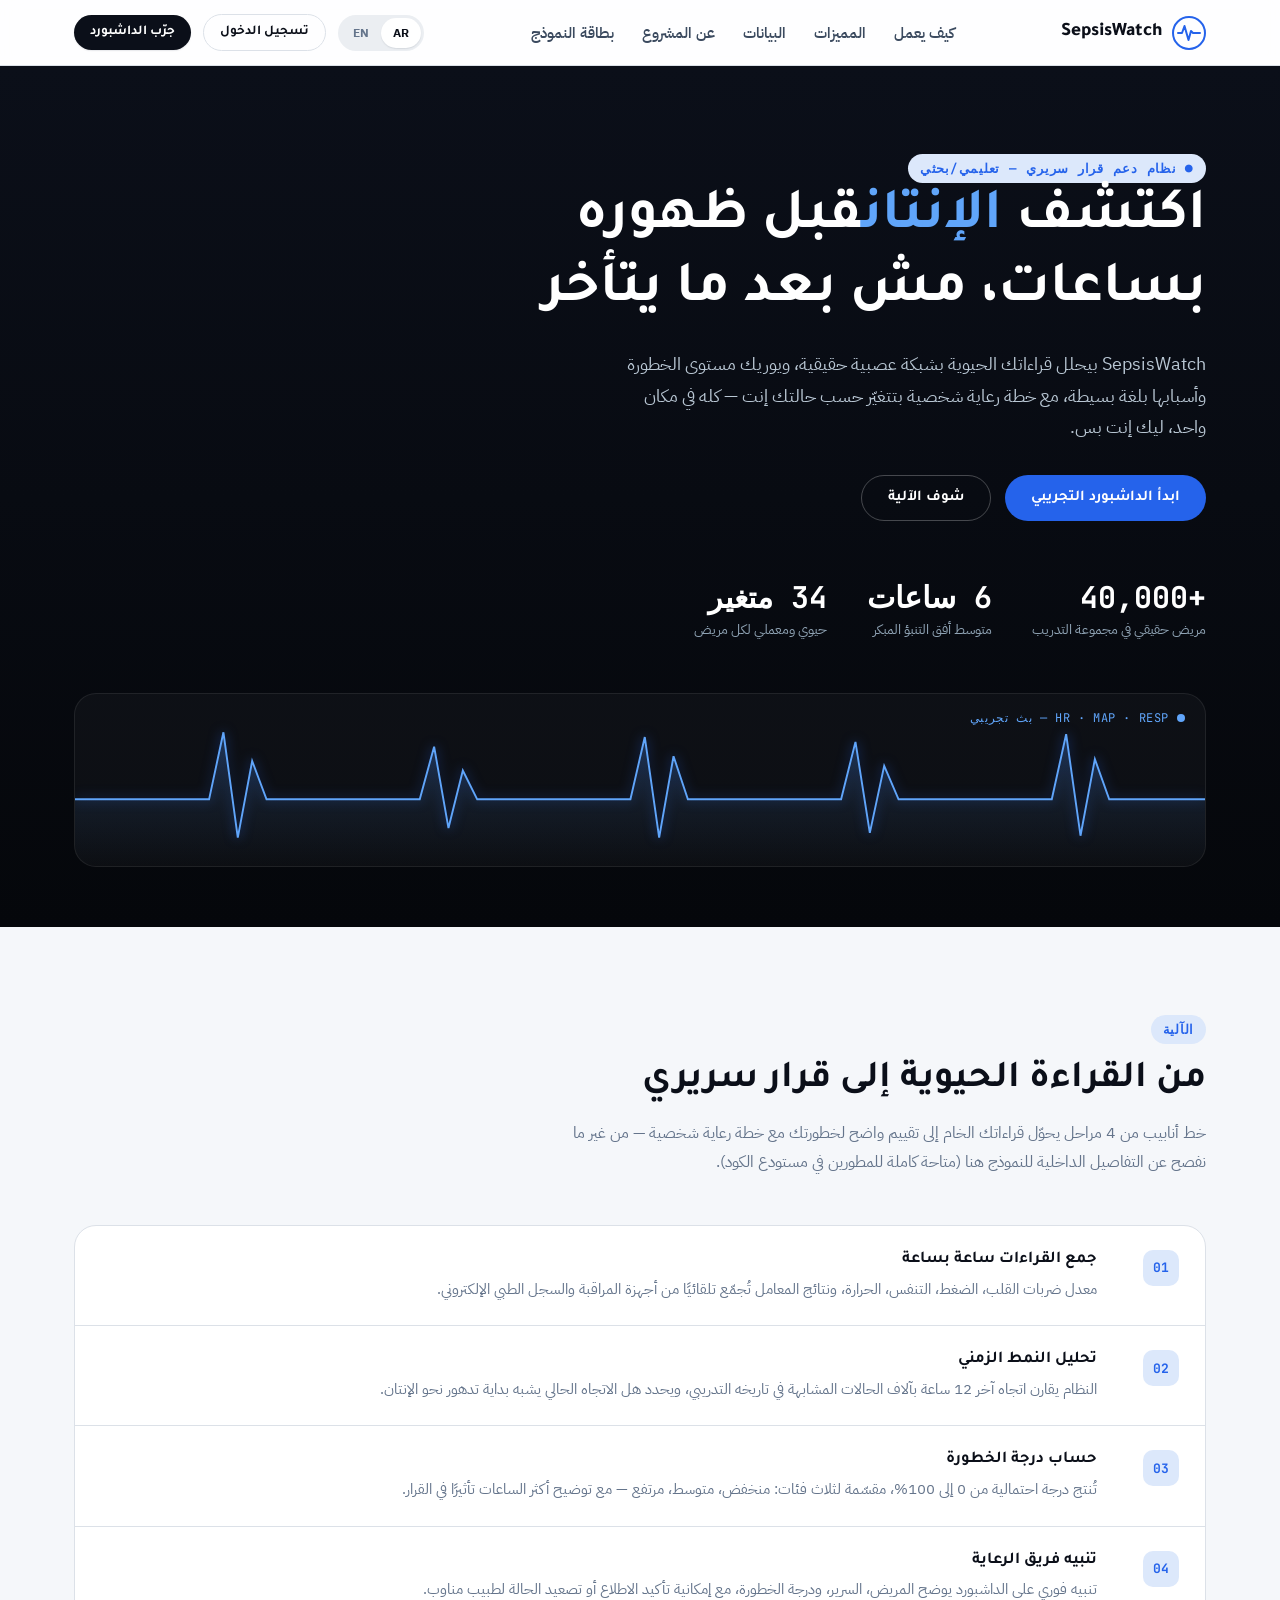
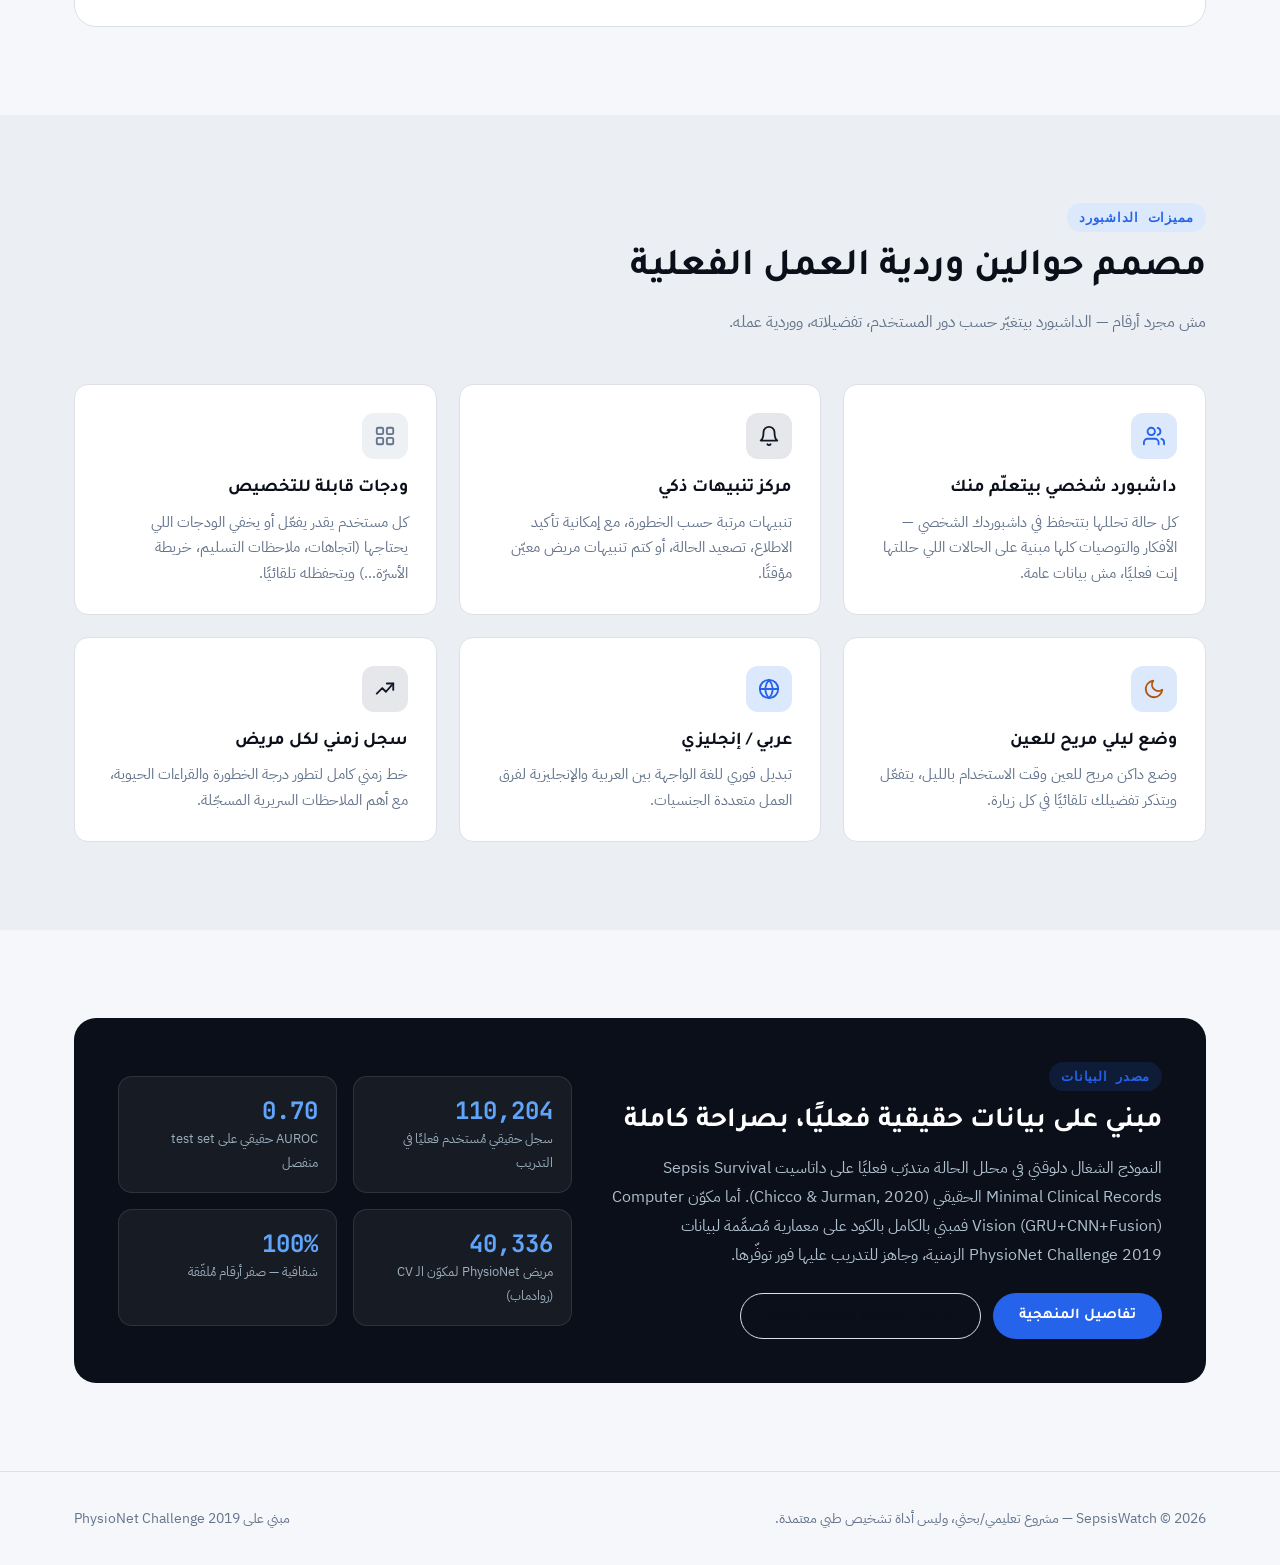
<file: index.html>
<!DOCTYPE html>
<html lang="ar" dir="rtl">
<head>
<meta charset="UTF-8">
<meta name="viewport" content="width=device-width, initial-scale=1.0">
<title>SepsisWatch — رصد مبكر لخطر الإنتان في العناية المركزة</title>
<link rel="stylesheet" href="style.css">
</head>
<body>

<nav class="nav">
  <div class="nav-inner">
    <a href="index.html" class="brand">
      <svg class="brand-mark" viewBox="0 0 34 34" fill="none"><circle cx="17" cy="17" r="16" stroke="#2563EB" stroke-width="2"/><path d="M6 17h4l2.5-7 4 14 2.5-9 2 2H28" stroke="#2563EB" stroke-width="2" fill="none" stroke-linecap="round" stroke-linejoin="round"/></svg>SepsisWatch
    </a>
    <div class="nav-links">
      <a href="index.html#how" data-i18n="nav_how">كيف يعمل</a>
      <a href="index.html#features" data-i18n="nav_features">المميزات</a>
      <a href="index.html#dataset" data-i18n="nav_dataset">البيانات</a>
      <a href="about.html" data-i18n="nav_about">عن المشروع</a>
      <a href="model_card.html" data-i18n="nav_model_card">بطاقة النموذج</a>
    </div>
    <div class="nav-cta">
      <div class="lang-toggle" id="langToggle">
        <span data-lang="ar">AR</span><span data-lang="en">EN</span>
      </div>
      <a href="login.html" class="btn btn-ghost btn-sm" data-i18n="nav_login">تسجيل الدخول</a>
      <a href="login.html" class="btn btn-primary btn-sm" data-i18n="nav_cta">جرّب الداشبورد</a>
    </div>
  </div>
</nav>

<header class="hero">
  <div class="hero-inner">
    <span class="eyebrow" data-i18n="hero_eyebrow">● نظام دعم قرار سريري — تعليمي/بحثي</span>
    <h1 data-i18n-html="hero_title">اكتشف <span class="accent">الإنتان</span>قبل ظهوره بساعات، مش بعد ما يتأخر</h1>
    <p class="lead" data-i18n="hero_lead">SepsisWatch بيحلل قراءاتك الحيوية بشبكة عصبية حقيقية، ويوريك مستوى الخطورة وأسبابها بلغة بسيطة، مع خطة رعاية شخصية بتتغيّر حسب حالتك إنت — كله في مكان واحد، ليك إنت بس.</p>
    <div class="hero-cta">
      <a href="login.html" class="btn btn-accent" data-i18n="hero_cta1">ابدأ الداشبورد التجريبي</a>
      <a href="#how" class="btn btn-ghost" style="background:transparent;border-color:rgba(255,255,255,.25);color:#fff;" data-i18n="hero_cta2">شوف الآلية</a>
    </div>
    <div class="hero-stats">
      <div class="hero-stat"><b>+40,000</b><span data-i18n="hero_stat1_label">مريض حقيقي في مجموعة التدريب</span></div>
      <div class="hero-stat"><b data-i18n="hero_stat2_num">6 ساعات</b><span data-i18n="hero_stat2_label">متوسط أفق التنبؤ المبكر</span></div>
      <div class="hero-stat"><b data-i18n="hero_stat3_num">34 متغير</b><span data-i18n="hero_stat3_label">حيوي ومعملي لكل مريض</span></div>
    </div>

    <div class="waveform-wrap">
      <span class="wf-label"><span class="pulse-dot"></span> <span data-i18n="wf_label">HR · MAP · RESP — بث تجريبي</span></span>
      <svg class="waveform-svg" viewBox="0 0 1180 180" preserveAspectRatio="none">
        <defs>
          <linearGradient id="wfFade" x1="0" x2="0" y1="0" y2="1">
            <stop offset="0" stop-color="#60A5FA" stop-opacity=".18"/>
            <stop offset="1" stop-color="#60A5FA" stop-opacity="0"/>
          </linearGradient>
        </defs>
        <path d="M0,110 L120,110 140,110 155,40 170,150 185,70 200,110 340,110 360,110 375,55 390,140 405,80 420,110 560,110 580,110 595,45 610,150 625,65 640,110 780,110 800,110 815,50 830,145 845,75 860,110 1000,110 1020,110 1035,42 1050,148 1065,68 1080,110 1180,110"fill="none" class="wf-line"/>
        <path d="M0,110 L120,110 140,110 155,40 170,150 185,70 200,110 340,110 360,110 375,55 390,140 405,80 420,110 560,110 580,110 595,45 610,150 625,65 640,110 780,110 800,110 815,50 830,145 845,75 860,110 1000,110 1020,110 1035,42 1050,148 1065,68 1080,110 1180,110 L1180,180 L0,180 Z"fill="url(#wfFade)" stroke="none"/>
      </svg>
    </div>
  </div>
</header>

<section class="section" id="how">
  <div class="container">
    <div class="section-head">
      <span class="eyebrow" data-i18n="how_eyebrow">الآلية</span>
      <h2 style="margin-top:14px;" data-i18n="how_title">من القراءة الحيوية إلى قرار سريري</h2>
      <p data-i18n="how_desc">خط أنابيب من 4 مراحل يحوّل بيانات المراقبة الخام إلى تنبيه واضح لفريق العناية المركزة — من غير ما نفصح عن التفاصيل الداخلية للنموذج هنا (متاحة كاملة للمطورين في مستودع الكود).</p>
    </div>
    <div class="pipeline">
      <div class="pipeline-row">
        <div class="pipeline-num">01</div>
        <div><h4 data-i18n="pipe1_h">جمع القراءات ساعة بساعة</h4><p data-i18n="pipe1_p">معدل ضربات القلب، الضغط، التنفس، الحرارة، ونتائج المعامل تُجمّع تلقائيًا من أجهزة المراقبة والسجل الطبي الإلكتروني.</p></div>
      </div>
      <div class="pipeline-row">
        <div class="pipeline-num">02</div>
        <div><h4 data-i18n="pipe2_h">تحليل النمط الزمني</h4><p data-i18n="pipe2_p">النظام يقارن اتجاه آخر 12 ساعة بآلاف الحالات المشابهة في تاريخه التدريبي، ويحدد هل الاتجاه الحالي يشبه بداية تدهور نحو الإنتان.</p></div>
      </div>
      <div class="pipeline-row">
        <div class="pipeline-num">03</div>
        <div><h4 data-i18n="pipe3_h">حساب درجة الخطورة</h4><p data-i18n="pipe3_p">تُنتج درجة احتمالية من 0 إلى 100%، مقسّمة لثلاث فئات: منخفض، متوسط، مرتفع — مع توضيح أكثر الساعات تأثيرًا في القرار.</p></div>
      </div>
      <div class="pipeline-row">
        <div class="pipeline-num">04</div>
        <div><h4 data-i18n="pipe4_h">تنبيه فريق الرعاية</h4><p data-i18n="pipe4_p">تنبيه فوري على الداشبورد يوضح المريض، السرير، ودرجة الخطورة، مع إمكانية تأكيد الاطلاع أو تصعيد الحالة لطبيب مناوب.</p></div>
      </div>
    </div>
  </div>
</section>

<section class="section" style="background:var(--paper-100);" id="features">
  <div class="container">
    <div class="section-head">
      <span class="eyebrow" data-i18n="feat_eyebrow">مميزات الداشبورد</span>
      <h2 style="margin-top:14px;" data-i18n="feat_title">مصمم حوالين وردية العمل الفعلية</h2>
      <p data-i18n="feat_desc">مش مجرد أرقام — الداشبورد بيتغيّر حسب دور المستخدم، تفضيلاته، ووردية عمله.</p>
    </div>
    <div class="grid-3">
      <div class="feature-card">
        <div class="feature-icon" style="background:var(--teal-100);">
          <svg width="22" height="22" viewBox="0 0 24 24" fill="none" stroke="var(--teal-500)" stroke-width="2" stroke-linecap="round" stroke-linejoin="round"><path d="M17 21v-2a4 4 0 0 0-4-4H5a4 4 0 0 0-4 4v2"/><circle cx="9" cy="7" r="4"/><path d="M23 21v-2a4 4 0 0 0-3-3.87"/><path d="M16 3.13a4 4 0 0 1 0 7.75"/></svg>
        </div>
        <h3 data-i18n="feat1_h">داشبورد شخصي بيتعلّم منك</h3>
        <p data-i18n="feat1_p">كل حالة تحللها بتتحفظ في داشبوردك الشخصي — الأفكار والتوصيات كلها مبنية على الحالات اللي حللتها إنت فعليًا، مش بيانات عامة.</p>
      </div>
      <div class="feature-card">
        <div class="feature-icon" style="background:var(--coral-100);">
          <svg width="22" height="22" viewBox="0 0 24 24" fill="none" stroke="var(--coral-500)" stroke-width="2" stroke-linecap="round" stroke-linejoin="round"><path d="M18 8A6 6 0 0 0 6 8c0 7-3 9-3 9h18s-3-2-3-9"/><path d="M13.73 21a2 2 0 0 1-3.46 0"/></svg>
        </div>
        <h3 data-i18n="feat2_h">مركز تنبيهات ذكي</h3>
        <p data-i18n="feat2_p">تنبيهات مرتبة حسب الخطورة، مع إمكانية تأكيد الاطلاع، تصعيد الحالة، أو كتم تنبيهات مريض معيّن مؤقتًا.</p>
      </div>
      <div class="feature-card">
        <div class="feature-icon" style="background:var(--mint-100);">
          <svg width="22" height="22" viewBox="0 0 24 24" fill="none" stroke="var(--mint-500)" stroke-width="2" stroke-linecap="round" stroke-linejoin="round"><rect x="3" y="3" width="7" height="7" rx="1.5"/><rect x="14" y="3" width="7" height="7" rx="1.5"/><rect x="3" y="14" width="7" height="7" rx="1.5"/><rect x="14" y="14" width="7" height="7" rx="1.5"/></svg>
        </div>
        <h3 data-i18n="feat3_h">ودجات قابلة للتخصيص</h3>
        <p data-i18n="feat3_p">كل مستخدم يقدر يفعّل أو يخفي الودجات اللي يحتاجها (اتجاهات، ملاحظات التسليم، خريطة الأسرّة...) ويتحفظله تلقائيًا.</p>
      </div>
      <div class="feature-card">
        <div class="feature-icon" style="background:var(--amber-100);">
          <svg width="22" height="22" viewBox="0 0 24 24" fill="none" stroke="#B45309" stroke-width="2" stroke-linecap="round" stroke-linejoin="round"><path d="M21 12.79A9 9 0 1 1 11.21 3 7 7 0 0 0 21 12.79z"/></svg>
        </div>
        <h3 data-i18n="feat4_h">وضع ليلي مريح للعين</h3>
        <p data-i18n="feat4_p">وضع داكن مريح للعين وقت الاستخدام بالليل، يتفعّل ويتذكر تفضيلك تلقائيًا في كل زيارة.</p>
      </div>
      <div class="feature-card">
        <div class="feature-icon" style="background:var(--teal-100);">
          <svg width="22" height="22" viewBox="0 0 24 24" fill="none" stroke="var(--teal-500)" stroke-width="2" stroke-linecap="round" stroke-linejoin="round"><circle cx="12" cy="12" r="10"/><line x1="2" y1="12" x2="22" y2="12"/><path d="M12 2a15.3 15.3 0 0 1 4 10 15.3 15.3 0 0 1-4 10 15.3 15.3 0 0 1-4-10 15.3 15.3 0 0 1 4-10z"/></svg>
        </div>
        <h3 data-i18n="feat5_h">عربي / إنجليزي</h3>
        <p data-i18n="feat5_p">تبديل فوري للغة الواجهة بين العربية والإنجليزية لفرق العمل متعددة الجنسيات.</p>
      </div>
      <div class="feature-card">
        <div class="feature-icon" style="background:var(--coral-100);">
          <svg width="22" height="22" viewBox="0 0 24 24" fill="none" stroke="var(--coral-500)" stroke-width="2" stroke-linecap="round" stroke-linejoin="round"><polyline points="3 17 9 11 13 15 21 6"/><polyline points="14 6 21 6 21 13"/></svg>
        </div>
        <h3 data-i18n="feat6_h">سجل زمني لكل مريض</h3>
        <p data-i18n="feat6_p">خط زمني كامل لتطور درجة الخطورة والقراءات الحيوية، مع أهم الملاحظات السريرية المسجّلة.</p>
      </div>
    </div>
  </div>
</section>

<section class="section" id="dataset">
  <div class="container">
    <div class="dataset-panel">
      <div>
        <span class="eyebrow" style="background:rgba(37,99,235,.15);" data-i18n="dataset_eyebrow">مصدر البيانات</span>
        <h2 style="margin-top:14px;" data-i18n="dataset_title">مبني على بيانات حقيقية فعليًا، بصراحة كاملة</h2>
        <p data-i18n="dataset_desc">النموذج الشغال دلوقتي في محلل الحالة متدرّب فعليًا على داتاسيت Sepsis Survival Minimal Clinical Records الحقيقي (Chicco & Jurman, 2020). أما مكوّن Computer Vision (GRU+CNN+Fusion) فمبني بالكامل بالكود على معمارية مُصمَّمة لبيانات PhysioNet Challenge 2019 الزمنية، وجاهز للتدريب عليها فور توفّرها — التفاصيل الصريحة لكل حاجة في بطاقة النموذج.</p>
        <div style="display:flex;gap:12px;flex-wrap:wrap;margin-top:24px;">
          <a href="about.html" class="btn btn-accent" data-i18n="dataset_cta">تفاصيل المنهجية</a>
          <a href="model_card.html" class="btn btn-ghost" data-i18n="dataset_cta2">بطاقة النموذج بصراحة كاملة</a>
        </div>
      </div>
      <div class="dataset-stats">
        <div class="dataset-stat"><b>110,204</b><span data-i18n="dstat1">سجل حقيقي مُستخدم فعليًا في التدريب</span></div>
        <div class="dataset-stat"><b>0.70</b><span data-i18n="dstat2">AUROC حقيقي على test set منفصل</span></div>
        <div class="dataset-stat"><b>40,336</b><span data-i18n="dstat3">مريض PhysioNet لمكوّن الـ CV (روادماب)</span></div>
        <div class="dataset-stat"><b>100%</b><span data-i18n="dstat4">شفافية — صفر أرقام مُلفّقة</span></div>
      </div>
    </div>
  </div>
</section>

<footer class="footer">
  <div class="container footer-inner">
    <span data-i18n="footer_line1">SepsisWatch © 2026 — مشروع تعليمي/بحثي، وليس أداة تشخيص طبي معتمدة.</span>
    <span data-i18n="footer_line2">مبني على PhysioNet Challenge 2019</span>
  </div>
</footer>

<script src="config.js"></script>
<script src="app.js"></script>
<script src="i18n.js"></script>
<script>document.getElementById('langToggle').addEventListener('click', (e)=>{
    const span = e.target.closest('span'); if(!span) return;
    Store.lang = span.dataset.lang;
    applyI18n(Store.lang);
  });
</script>
</body>
</html>
</file>
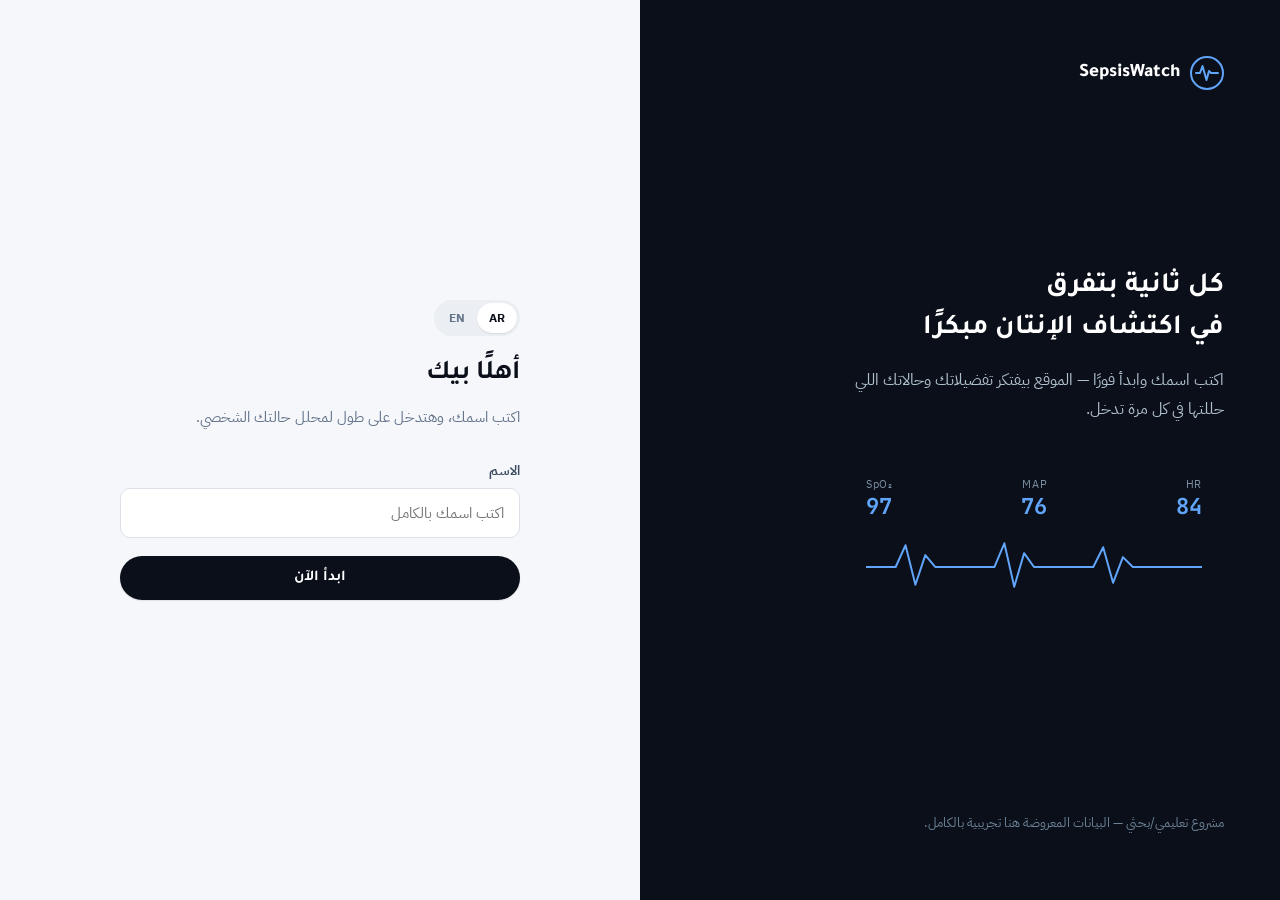
<file: admin.html>
<!DOCTYPE html>
<html lang="ar" dir="rtl">
<head>
<meta charset="UTF-8">
<meta name="viewport" content="width=device-width, initial-scale=1.0">
<title>لوحة المراقبة الإدارية — SepsisWatch</title>
<link rel="stylesheet" href="style.css">
</head>
<body>

<div class="app-shell">
  <aside class="sidebar">
    <div class="sidebar-brand">
      <svg width="26" height="26" viewBox="0 0 34 34" fill="none"><circle cx="17" cy="17" r="16" stroke="#60A5FA" stroke-width="2"/><path d="M6 17h4l2.5-7 4 14 2.5-9 2 2H28" stroke="#60A5FA" stroke-width="2" fill="none" stroke-linecap="round" stroke-linejoin="round"/></svg>SepsisWatch
    </div>
    <div class="side-section-label">—</div>
    <a href="dashboard.html" class="side-link"><span class="icon" id="i1"></span><span data-i18n="side_overview">نظرة عامة</span></a>
    <a href="analyzer.html" class="side-link"><span class="icon" id="iAnalyzer"></span><span data-i18n="side_analyzer">محلل الحالة</span></a>
    <a href="admin.html" class="side-link active"><span class="icon" id="i2"></span><span data-i18n="side_admin">المراقبة الإدارية</span></a>
    <div class="side-section-label">—</div>
    <a href="settings.html" class="side-link"><span class="icon" id="i3"></span><span data-i18n="side_settings">الإعدادات</span></a>
    <a href="about.html" class="side-link"><span class="icon" id="i4"></span><span data-i18n="side_about">عن المشروع</span></a>
    <div class="sidebar-footer">
      <a href="login.html" class="side-link" id="logoutBtn"><span class="icon" id="i5"></span><span data-i18n="side_logout">تسجيل الخروج</span></a>
    </div>
  </aside>

  <div>
    <header class="topbar">
      <div></div>
      <div class="topbar-actions">
        <span class="live-dot" data-i18n="live_label">بث مباشر (تجريبي)</span>
        <div class="lang-toggle" id="langToggle"><span data-lang="ar">AR</span><span data-lang="en">EN</span></div>
        <div class="avatar" id="avatarBubble">؟</div>
      </div>
    </header>

    <main class="main">
      <div class="page-head">
        <div>
          <h1 data-i18n="admin_h1">المراقبة الإدارية والتشغيلية</h1>
          <p data-i18n="admin_sub">إحصائيات حيّة من سجل التنبؤات الفعلي على الـ API (SQLite)</p>
        </div>
        <svg width="90" height="64" viewBox="0 0 130 90" xmlns="http://www.w3.org/2000/svg" style="flex-shrink:0;">
          <rect x="4" y="4" width="122" height="82" rx="12" fill="var(--mint-100)"/>
          <rect x="18" y="46" width="14" height="26" rx="3" fill="var(--teal-500)" opacity=".55"/>
          <rect x="38" y="34" width="14" height="38" rx="3" fill="var(--teal-500)" opacity=".75"/>
          <rect x="58" y="52" width="14" height="20" rx="3" fill="var(--teal-500)" opacity=".55"/>
          <rect x="78" y="26" width="14" height="46" rx="3" fill="var(--teal-500)"/>
          <rect x="98" y="40" width="14" height="32" rx="3" fill="var(--teal-500)" opacity=".75"/>
        </svg>
      </div>

      <div class="card panel" style="margin-bottom:20px;background:var(--paper-100);border-color:transparent;">
        <p style="margin:0;font-size:13.5px;color:var(--ink-700);line-height:1.8;" data-i18n="admin_note">الأرقام دي بتتقرأ مباشرة من نقطة <span class="mono">/admin/stats</span>على السيرفر الخلفي.
لو السيرفر مش شغال دلوقتي، بتظهر بيانات تجريبية بدلًا منها فقط لغرض العرض.
        </p>
      </div>

      <div class="kpi-grid">
        <div class="card kpi-card">
          <div class="label" data-i18n="admin_total">إجمالي التنبؤات المسجّلة</div>
          <div class="value" id="statTotal">0</div>
        </div>
        <div class="card kpi-card">
          <div class="label" data-i18n="admin_avg">متوسط درجة الخطورة</div>
          <div class="value" id="statAvg">0%</div>
        </div>
        <div class="card kpi-card">
          <div class="label" data-i18n="admin_critical">عدد الحالات الحرجة (≥70%)</div>
          <div class="value" style="color:var(--coral-500);" id="statCritical">0</div>
        </div>
        <div class="card kpi-card">
          <div class="label" data-i18n="admin_uptime">حالة الخادم</div>
          <div class="value" style="font-size:16px;" id="statHealth">—</div>
        </div>
      </div>

      <div class="dash-grid">
        <div class="card panel">
          <div class="panel-head"><h3 data-i18n="admin_hourly">التنبؤات خلال آخر 24 ساعة</h3></div>
          <div id="hourlyChart"></div>
        </div>
        <div class="card panel">
          <div class="panel-head"><h3 data-i18n="admin_stack">تكامل المراقبة الإنتاجية (اختياري)</h3></div>
          <ul class="widget-list">
            <li><span>Prometheus metrics endpoint</span><span class="mono" style="font-size:12px;">/metrics</span></li>
            <li><span>Grafana dashboard</span><span data-i18n="admin_grafana_status">جاهز للربط عبر docker-compose</span></li>
            <li><span>SQLite logging</span><span style="color:var(--mint-500);font-weight:700;">Active</span></li>
          </ul>
          <p style="font-size:12.5px;color:var(--ink-500);margin-top:14px;line-height:1.8;" data-i18n="admin_grafana_hint">راجعي DEPLOYMENT.md لتفعيل حاويتَي Prometheus وGrafana الجاهزتين في docker-compose.yml.
          </p>
        </div>
      </div>
    </main>
  </div>
</div>

<script src="config.js"></script>
<script src="app.js"></script>
<script src="i18n.js"></script>
<script>requireAuth();
applyTheme();
applyI18n(Store.lang);
document.getElementById('avatarBubble').textContent = initials(Store.user);

document.getElementById('iAnalyzer').innerHTML = Icon.activity;
['i1','i2','i3','i4','i5'].forEach((id,idx)=>{
  const map=[Icon.overview,Icon.gear,Icon.gear,Icon.info,Icon.logout];
  document.getElementById(id).innerHTML = map[idx];
});
document.getElementById('logoutBtn').addEventListener('click', (e)=>{ e.preventDefault(); Store.logout(); window.location.href='login.html'; });
document.getElementById('langToggle').addEventListener('click', (e)=>{
  const span = e.target.closest('span'); if(!span) return;
  Store.lang = span.dataset.lang; applyI18n(Store.lang); load();
});

async function fetchAdminStats(){
  try{
    const res = await fetch(`${window.API_BASE_URL}/admin/stats`, {signal: AbortSignal.timeout(2000)});
    if(!res.ok) throw new Error();
    return {data: await res.json(), live:true};
  }catch(e){
    // السيرفر مقفول: بدل أرقام عشوائية ثابتة، نبني إحصائية حقيقية من نشاط
    // اليوزر الحالي الفعلي (المرضى اللي حللهم فعليًا وحفظهم عن طريق محلل
    // الحالة)، فالأرقام بتفرق فعليًا من مستخدم للتاني حسب استخدامه الفعلي.
    const mine = getMyPatients();
    const total = mine.length;
    const avgProb = total ? mine.reduce((s,p)=>s+(p.probability||0),0) / total : 0;
    const critical = mine.filter(p => (p.probability||0) >= 0.7).length;

    // توزيع الـ 24 ساعة الأخيرة مبني فعليًا على توقيت حفظ كل حالة عند اليوزر
    const now = Date.now();
    const buckets = Array.from({length:12}, (_,i)=>({hour: `${String(i*2).padStart(2,'0')}:00`, count:0, sum:0}));
    mine.forEach(p=>{
      const t = new Date(p.timestamp).getTime();
      const hoursAgo = (now - t) / 3600000;
      if(hoursAgo >= 0 && hoursAgo < 24){
        const idx = Math.min(11, Math.floor(hoursAgo / 2));
        buckets[idx].count += 1;
        buckets[idx].sum += (p.probability||0);
      }
    });
    const hasRealActivity = total > 0;
    const hourly = buckets.map(b => ({
      hour: b.hour,
      count: hasRealActivity ? b.count : Math.round(4 + Math.random()*10),
      avg_probability: hasRealActivity && b.count ? b.sum / b.count : (hasRealActivity ? 0 : 0.2 + Math.random()*0.3),
    }));

    return {
      data: {
        total_predictions: hasRealActivity ? total : 1834,
        average_probability: hasRealActivity ? avgProb : 0.284,
        critical_cases: hasRealActivity ? critical : 47,
        hourly_breakdown: hourly,
      },
      live: false,
      fromUserActivity: hasRealActivity,
    };
  }
}

async function load(){
  const {data, live, fromUserActivity} = await fetchAdminStats();
  countUp(document.getElementById('statTotal'), data.total_predictions);
  countUp(document.getElementById('statAvg'), Math.round((data.average_probability||0)*100), {suffix:'%'});
  countUp(document.getElementById('statCritical'), data.critical_cases);
  document.getElementById('statHealth').textContent = live
    ? (Store.lang==='en'?'Connected':'متصل')
    : fromUserActivity
      ? (Store.lang==='en'?'Local activity (API offline)':'نشاطك المحلي (API غير متصل)')
      : (Store.lang==='en'?'Demo data (API offline)':'بيانات تجريبية (API غير متصل)');

  const hourly = (data.hourly_breakdown || []).slice().reverse();
  if(hourly.length){
    const series = hourly.map(h=>({time: h.hour, count: h.count, risk: (h.avg_probability||0)*100}));
    document.getElementById('hourlyChart').innerHTML = lineChartSVG(series, ['count','risk'], ['#2563EB','#111827'], 560, 220);
  }
}
load();
</script>
</body>
</html>
</file>
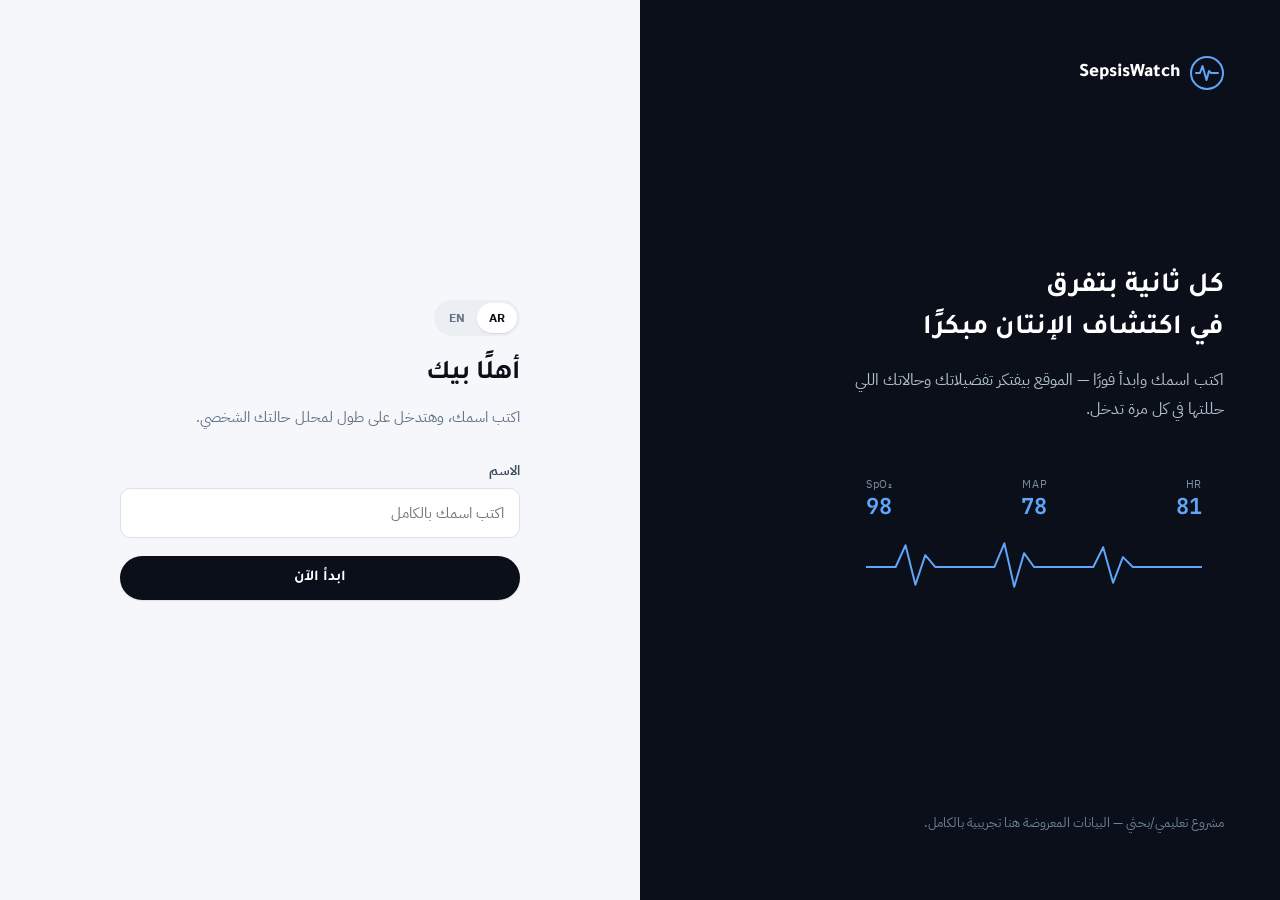
<file: analyzer.html>
<!DOCTYPE html>
<html lang="ar" dir="rtl">
<head>
<meta charset="UTF-8">
<meta name="viewport" content="width=device-width, initial-scale=1.0">
<title>محلل حالة المريض — SepsisWatch</title>
<link rel="stylesheet" href="style.css">
</head>
<body>

<div class="app-shell">
  <aside class="sidebar">
    <div class="sidebar-brand">
      <svg width="26" height="26" viewBox="0 0 34 34" fill="none"><circle cx="17" cy="17" r="16" stroke="#60A5FA" stroke-width="2"/><path d="M6 17h4l2.5-7 4 14 2.5-9 2 2H28" stroke="#60A5FA" stroke-width="2" fill="none" stroke-linecap="round" stroke-linejoin="round"/></svg>
      SepsisWatch
    </div>
    <div class="side-section-label">-</div>
    <a href="dashboard.html" class="side-link"><span class="icon" id="i1"></span><span data-i18n="side_overview">نظرة عامة</span></a>
    <a href="analyzer.html" class="side-link active"><span class="icon" id="i2"></span><span data-i18n="side_analyzer">محلل الحالة</span></a>
    <a href="patients.html" class="side-link"><span class="icon" id="i3"></span><span data-i18n="side_patients">قائمة المرضى</span></a>
    <div class="side-section-label">-</div>
    <a href="admin.html" class="side-link"><span class="icon" id="i4"></span><span data-i18n="side_admin">المراقبة الإدارية</span></a>
    <a href="settings.html" class="side-link"><span class="icon" id="i5"></span><span data-i18n="side_settings">الإعدادات</span></a>
    <a href="about.html" class="side-link"><span class="icon" id="i6"></span><span data-i18n="side_about">عن المشروع</span></a>
    <div class="sidebar-footer">
      <a href="login.html" class="side-link" id="logoutBtn"><span class="icon" id="i7"></span><span data-i18n="side_logout">تسجيل الخروج</span></a>
    </div>
  </aside>

  <div>
    <header class="topbar">
      <div></div>
      <div class="topbar-actions">
        <div class="lang-toggle" id="langToggle"><span data-lang="ar">AR</span><span data-lang="en">EN</span></div>
        <button class="icon-btn" id="themeBtn"><span class="icon" id="i8"></span></button>
        <a href="settings.html" class="avatar" id="avatarBubble" style="text-decoration:none;">?</a>
      </div>
    </header>

    <main class="main">
      <div class="page-head">
        <div>
          <h1 data-i18n="analyzer_h1">محلل حالة المريض</h1>
          <p data-i18n="analyzer_sub">نموذج تعلّم عميق مُدرَّب فعليًا على بيانات إنتان حقيقية، يحسب درجة الخطورة لحظيًا حسب مدخلاتك</p>
        </div>
        <svg width="86" height="64" viewBox="0 0 120 90" xmlns="http://www.w3.org/2000/svg" style="flex-shrink:0;">
          <rect x="4" y="4" width="112" height="82" rx="12" fill="var(--teal-100)"/>
          <polyline points="16,55 34,55 40,30 48,68 56,42 64,55 104,55" fill="none" stroke="var(--teal-500)" stroke-width="3" stroke-linecap="round" stroke-linejoin="round"/>
          <circle cx="40" cy="30" r="3.5" fill="var(--teal-500)"/>
        </svg>
      </div>

      <div class="card panel" style="margin-bottom:20px;background:var(--paper-100);border-color:transparent;">
        <p style="margin:0;font-size:13.3px;color:var(--ink-700);line-height:1.85;" data-i18n="analyzer_disclaimer">
          أداة توعية تعليمية شخصية، وليست بديلًا عن تقييم طبي مباشر. النتائج تتغيّر مع كل إدخال جديد لأنها ناتجة فعليًا من شبكة عصبية مُدرَّبة، وليست أرقامًا ثابتة.
        </p>
      </div>

      <div class="dash-grid">
        <div class="card panel">
          <div class="panel-head"><h3 data-i18n="analyzer_form_h">بيانات المريض</h3></div>

          <div class="field">
            <label data-i18n="f_name">اسم المريض (اختياري)</label>
            <input id="fName" type="text" data-i18n-placeholder="f_name_ph" placeholder="مثال: مريض جديد">
          </div>
          <div class="field">
            <label data-i18n="f_age">العمر (سنة)</label>
            <input id="fAge" type="number" min="0" max="110" value="60">
          </div>
          <div class="field">
            <label data-i18n="f_sex">الجنس</label>
            <select id="fSex">
              <option value="0" data-i18n="f_male">ذكر</option>
              <option value="1" data-i18n="f_female">أنثى</option>
            </select>
          </div>
          <div class="field">
            <label data-i18n="f_episode">عدد نوبات الإنتان السابقة</label>
            <input id="fEpisode" type="number" min="1" max="10" value="1">
          </div>

          <div class="panel-head" style="margin-top:8px;"><h3 style="font-size:14px;" data-i18n="f_vitals_h">علامات حيوية إضافية (اختياري، تُستخدم للتوصيات فقط)</h3></div>
          <div class="grid-2">
            <div class="field"><label data-i18n="f_hr" style="display:flex;align-items:center;gap:6px;"><svg width="18" height="18" viewBox="0 0 34 34" fill="none" xmlns="http://www.w3.org/2000/svg"><path d="M6 18h4l2-6 4 12 3-9 2 3h7" stroke="#DC5F5F" stroke-width="2.5" fill="none" stroke-linecap="round" stroke-linejoin="round"/></svg>معدل النبض</label><input id="fHR" type="number" value="88"></div>
            <div class="field"><label data-i18n="f_map" style="display:flex;align-items:center;gap:6px;"><svg width="18" height="18" viewBox="0 0 34 34" fill="none" xmlns="http://www.w3.org/2000/svg"><path d="M17 7c4 5 7 8.5 7 12a7 7 0 1 1-14 0c0-3.5 3-7 7-12z" fill="none" stroke="#2563EB" stroke-width="2.5" stroke-linejoin="round"/></svg>متوسط الضغط</label><input id="fMAP" type="number" value="72"></div>
            <div class="field"><label data-i18n="f_temp" style="display:flex;align-items:center;gap:6px;"><svg width="18" height="18" viewBox="0 0 34 34" fill="none" xmlns="http://www.w3.org/2000/svg"><rect x="14.5" y="6" width="5" height="16" rx="2.5" fill="none" stroke="#E08A2B" stroke-width="2.5"/><circle cx="17" cy="25" r="4" fill="#E08A2B"/></svg>الحرارة</label><input id="fTemp" type="number" step="0.1" value="38.1"></div>
            <div class="field"><label data-i18n="f_resp" style="display:flex;align-items:center;gap:6px;"><svg width="18" height="18" viewBox="0 0 34 34" fill="none" xmlns="http://www.w3.org/2000/svg"><path d="M17 8v9M10 12c-2.5 0-4 2-4 5s2 6 5 6c2 0 3-2 3-4M24 12c2.5 0 4 2 4 5s-2 6-5 6c-2 0-3-2-3-4" stroke="#2FA98C" stroke-width="2.5" fill="none" stroke-linecap="round"/></svg>معدل التنفس</label><input id="fResp" type="number" value="22"></div>
          </div>

          <button class="btn btn-primary" id="analyzeBtn" style="width:100%;margin-top:6px;" data-i18n="analyzer_run">تحليل الحالة الآن</button>
        </div>

        <div class="card panel" id="resultPanel" style="display:none;">
          <div class="panel-head"><h3 data-i18n="analyzer_result_h">نتيجة التحليل</h3></div>
          <div class="gauge-wrap">
            <svg width="180" height="110" viewBox="0 0 180 110">
              <path d="M10,100 A80,80 0 0 1 170,100" fill="none" stroke="var(--line)" stroke-width="14" stroke-linecap="round"/>
              <path id="gaugeArc" d="M10,100 A80,80 0 0 1 170,100" fill="none" stroke="#2563EB" stroke-width="14" stroke-linecap="round" stroke-dasharray="251" stroke-dashoffset="251"/>
            </svg>
            <div class="gauge-value" id="gaugeValue">-</div>
            <div class="gauge-label" id="gaugeLabel"></div>
          </div>
          <div id="explainBars" style="margin-top:10px;"></div>
          <div style="display:flex;gap:10px;margin-top:16px;">
            <button class="btn btn-accent btn-sm" id="saveBtn" data-i18n="analyzer_save">حفظ في قائمة مرضاي</button>
            <button class="btn btn-ghost btn-sm" id="pdfBtn" data-i18n="analyzer_pdf">تحميل تقرير PDF</button>
          </div>
        </div>
      </div>

      <div id="aiSummaryWrap" style="display:none;"></div>

      <div class="card panel" id="treatmentPanel" style="margin-top:20px;display:none;">
        <div class="panel-head"><h3 data-i18n="treatment_h">خطة رعاية مقترحة</h3></div>
        <div id="treatmentList"></div>
      </div>
    </main>
  </div>
</div>

<script src="config.js"></script>
<script src="model_weights.js"></script>
<script src="model_engine.js"></script>
<script src="app.js"></script>
<script src="i18n.js"></script>
<script>
requireAuth();
applyTheme();
applyI18n(Store.lang);
document.getElementById('avatarBubble').textContent = initials(Store.user);

['i1','i2','i3','i4','i5','i6','i7'].forEach((id,idx)=>{
  const map=[Icon.overview,Icon.activity,Icon.list,Icon.gear,Icon.gear,Icon.info,Icon.logout];
  document.getElementById(id).innerHTML = map[idx];
});
document.getElementById('i8').innerHTML = Icon.moon;

document.getElementById('themeBtn').addEventListener('click', ()=>{ Store.theme = Store.theme==='dark'?'light':'dark'; applyTheme(); });
document.getElementById('logoutBtn').addEventListener('click', (e)=>{ e.preventDefault(); Store.logout(); window.location.href='login.html'; });
document.getElementById('langToggle').addEventListener('click', (e)=>{
  const span = e.target.closest('span'); if(!span) return;
  Store.lang = span.dataset.lang; applyI18n(Store.lang);
});

let lastResult = null;

async function callBackendOrLocal(age, sex, episode){
  try{
    const res = await fetch(`${window.API_BASE_URL}/predict_survival`, {
      method:'POST', headers:{'Content-Type':'application/json'},
      body: JSON.stringify({age_years:age, sex_female:sex, episode_number:episode}),
      signal: AbortSignal.timeout(1800),
    });
    if(!res.ok) throw new Error();
    const data = await res.json();
    return { probability: data.risk_probability, factors: data.factors, source: 'api' };
  }catch(e){
    const local = survivalRiskExplain(age, sex, episode);
    return { probability: local.probability, factors: local.factors, source: 'local' };
  }
}

function factorLabel(key, lang){
  const map = lang==='en'
    ? {age:'Age', episode:'Prior episodes', sex:'Sex'}
    : {age:'العمر', episode:'النوبات السابقة', sex:'الجنس'};
  return map[key] || key;
}

document.getElementById('analyzeBtn').addEventListener('click', async ()=>{
  const age = parseFloat(document.getElementById('fAge').value) || 0;
  const sex = parseInt(document.getElementById('fSex').value);
  const episode = parseInt(document.getElementById('fEpisode').value) || 1;

  const btn = document.getElementById('analyzeBtn');
  btn.disabled = true;
  const originalText = btn.textContent;
  btn.textContent = Store.lang === 'en' ? 'Analyzing...' : 'جاري التحليل...';

  const result = await callBackendOrLocal(age, sex, episode);
  btn.disabled = false;
  btn.textContent = originalText;

  const prob = result.probability;
  const cls = riskClass(prob);
  const color = cls==='high' ? '#111827' : cls==='mid' ? '#2563EB' : '#64748B';

  document.getElementById('resultPanel').style.display = '';
  document.getElementById('gaugeValue').textContent = Math.round(prob*100) + '%';
  document.getElementById('gaugeLabel').innerHTML = riskBadge(prob);
  const arc = document.getElementById('gaugeArc');
  arc.setAttribute('stroke', color);
  arc.setAttribute('stroke-dashoffset', String(251 - prob*251));

  document.getElementById('explainBars').innerHTML = result.factors.map((f,i)=>{
    const barColor = i===0 ? '#111827' : i===1 ? '#2563EB' : '#64748B';
    const arrow = f.direction === 'up' ? '\u2191' : '\u2193';
    return `<div style="margin-bottom:12px;">
      <div style="display:flex;justify-content:space-between;font-size:13px;margin-bottom:6px;">
        <span style="font-weight:600;color:var(--navy-900);">${factorLabel(f.key, Store.lang)} <span style="color:${barColor};">${arrow}</span></span>
        <span class="mono" style="color:var(--ink-500);">${(f.magnitude*100).toFixed(1)}%</span>
      </div>
      <div style="height:8px;border-radius:999px;background:var(--paper-100);overflow:hidden;">
        <div style="height:100%;width:${Math.max(4, f.magnitude*400)}%;background:${barColor};border-radius:999px;"></div>
      </div>
    </div>`;
  }).join('');

  const vitals = {
    hr: parseFloat(document.getElementById('fHR').value),
    map: parseFloat(document.getElementById('fMAP').value),
    temp: parseFloat(document.getElementById('fTemp').value),
    resp: parseFloat(document.getElementById('fResp').value),
  };
  const plan = generateTreatmentPlan(cls, age, sex, episode, Store.lang, vitals);
  document.getElementById('treatmentPanel').style.display = '';
  document.getElementById('treatmentList').innerHTML = plan.map(item => `
    <div class="insight-card insight-${cls}">
      <div class="insight-icon">${Icon.pill}</div>
      <div><b>${item.title}</b><p>${item.text}</p></div>
    </div>`).join('');

  lastResult = {
    id: generatePatientId(),
    name: document.getElementById('fName').value.trim() || (Store.lang==='en' ? 'Unnamed patient' : 'مريض بدون اسم'),
    age, sex, episode,
    hr: parseFloat(document.getElementById('fHR').value),
    map: parseFloat(document.getElementById('fMAP').value),
    temp: parseFloat(document.getElementById('fTemp').value),
    resp: parseFloat(document.getElementById('fResp').value),
    probability: prob,
    riskClass: cls,
    factors: result.factors,
    treatment: plan,
    source: result.source,
    timestamp: new Date().toISOString(),
  };

  const summaryWrap = document.getElementById('aiSummaryWrap');
  summaryWrap.style.display = '';
  summaryWrap.innerHTML = aiSummaryPanelHTML(lastResult, Store.lang);
});

document.getElementById('saveBtn').addEventListener('click', ()=>{
  if(!lastResult) return;
  saveMyPatient(lastResult);
  window.location.href = 'dashboard.html';
});

document.getElementById('pdfBtn').addEventListener('click', ()=>{
  if(!lastResult) return;
  window.print();
});
</script>
</body>
</html>
</file>
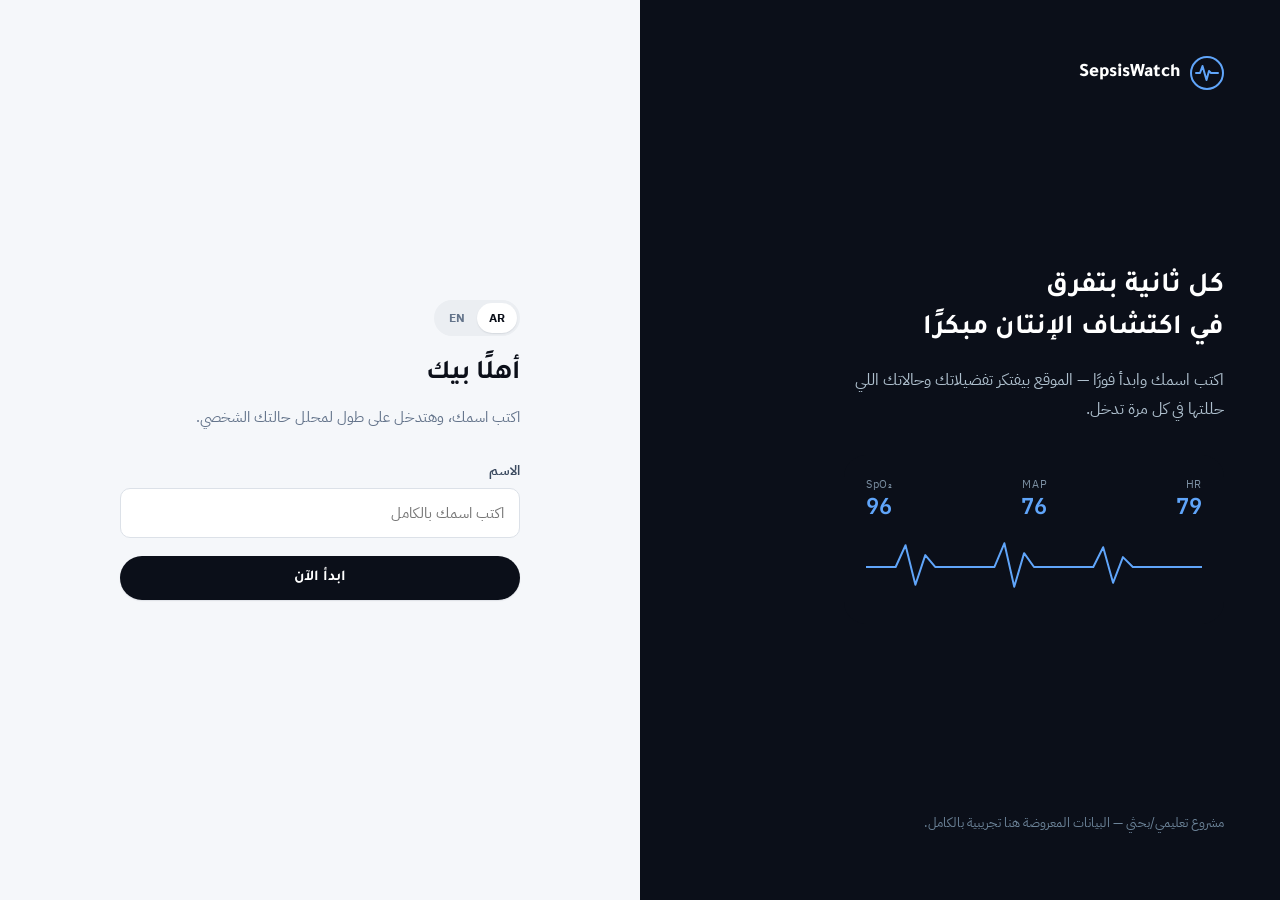
<file: dashboard.html>
<!DOCTYPE html>
<html lang="ar" dir="rtl">
<head>
<meta charset="UTF-8">
<meta name="viewport" content="width=device-width, initial-scale=1.0">
<title>الداشبورد - SepsisWatch</title>
<link rel="stylesheet" href="style.css">
</head>
<body>

<div class="app-shell">
  <aside class="sidebar">
    <div class="sidebar-brand">
      <svg width="26" height="26" viewBox="0 0 34 34" fill="none"><circle cx="17" cy="17" r="16" stroke="#60A5FA" stroke-width="2"/><path d="M6 17h4l2.5-7 4 14 2.5-9 2 2H28" stroke="#60A5FA" stroke-width="2" fill="none" stroke-linecap="round" stroke-linejoin="round"/></svg>
      SepsisWatch
    </div>
    <div class="side-section-label">-</div>
    <a href="dashboard.html" class="side-link active"><span class="icon" id="i1"></span><span data-i18n="side_overview">نظرة عامة</span></a>
    <a href="analyzer.html" class="side-link"><span class="icon" id="i2"></span><span data-i18n="side_analyzer">محلل الحالة</span></a>
    <a href="patients.html" class="side-link"><span class="icon" id="i3"></span><span data-i18n="side_patients">قائمة المرضى</span></a>
    <div class="side-section-label">-</div>
    <a href="admin.html" class="side-link"><span class="icon" id="i4"></span><span data-i18n="side_admin">المراقبة الإدارية</span></a>
    <a href="settings.html" class="side-link"><span class="icon" id="i5"></span><span data-i18n="side_settings">الإعدادات</span></a>
    <a href="about.html" class="side-link"><span class="icon" id="i6"></span><span data-i18n="side_about">عن المشروع</span></a>
    <div class="sidebar-footer">
      <a href="login.html" class="side-link" id="logoutBtn"><span class="icon" id="i7"></span><span data-i18n="side_logout">تسجيل الخروج</span></a>
    </div>
  </aside>

  <div>
    <header class="topbar">
      <div class="search-box">
        <span class="icon" id="i8"></span>
        <input type="text" data-i18n-placeholder="search_ph" placeholder="ابحث عن مريض...">
      </div>
      <div class="topbar-actions">
        <div class="lang-toggle" id="langToggle"><span data-lang="ar">AR</span><span data-lang="en">EN</span></div>
        <button class="icon-btn" id="themeBtn"><span class="icon" id="i9"></span></button>
        <a href="settings.html" class="avatar" id="avatarBubble" style="text-decoration:none;">?</a>
      </div>
    </header>

    <main class="main">
      <div class="page-head">
        <div>
          <h1 id="greeting"></h1>
          <p id="roleLine">-</p>
        </div>
        <div style="display:flex;align-items:center;gap:16px;">
          <svg width="72" height="52" viewBox="0 0 120 90" xmlns="http://www.w3.org/2000/svg" style="flex-shrink:0;">
            <rect x="4" y="4" width="112" height="82" rx="12" fill="var(--teal-100)"/>
            <polyline points="14,55 32,55 38,32 46,66 54,40 62,55 106,55" fill="none" stroke="var(--teal-500)" stroke-width="3" stroke-linecap="round" stroke-linejoin="round"/>
            <circle cx="38" cy="32" r="3.5" fill="var(--teal-500)"/>
          </svg>
          <a href="analyzer.html" class="btn btn-primary" data-i18n="empty_my_cta">تحليل مريض جديد</a>
        </div>
      </div>

      <div id="hasDataView" style="display:none;">
        <div class="kpi-grid">
          <div class="card kpi-card">
            <div class="label" data-i18n="kpi1">مرضى تم تحليلهم</div>
            <div class="value" id="kpiActive">0</div>
          </div>
          <div class="card kpi-card">
            <div class="label" data-i18n="kpi2">حالات خطر مرتفع</div>
            <div class="value" style="color:var(--coral-500);" id="highCountKPI">0</div>
          </div>
          <div class="card kpi-card">
            <div class="label" data-i18n="kpi_avg">متوسط درجة الخطورة</div>
            <div class="value"><span id="kpiAvg">0</span><span style="font-size:15px;">%</span></div>
          </div>
          <div class="card kpi-card">
            <div class="label" data-i18n="kpi_model">دقة النموذج المُدرَّب (AUROC)</div>
            <div class="value"><span id="kpiAuroc">-</span></div>
          </div>
        </div>

        <div class="dash-grid">
          <div class="card panel">
            <div class="panel-head">
              <h3 data-i18n="panel_patients">مرضاي المُحلَّلون</h3>
              <a href="patients.html" class="btn btn-ghost btn-sm" data-i18n="view_all">عرض الكل</a>
            </div>
            <div id="patientsList"></div>
          </div>

          <div style="display:flex;flex-direction:column;gap:20px;">
            <div class="card panel" id="alertsWidget">
              <div class="panel-head"><h3 data-i18n="panel_alerts">آخر التنبيهات</h3></div>
              <div id="alertsFeed"></div>
            </div>
            <div class="card panel">
              <div class="panel-head"><h3 data-i18n="panel_bedmap">خريطة الحالات الحية</h3></div>
              <div id="bedMap" style="display:grid;grid-template-columns:repeat(6,1fr);gap:8px;"></div>
            </div>
          </div>
        </div>

        <div id="learningPanelWrap" style="margin-top:20px;"></div>
      </div>

      <div id="emptyView" class="card panel empty-state" style="display:none;">
        <svg width="130" height="100" viewBox="0 0 170 130" xmlns="http://www.w3.org/2000/svg" style="margin:0 auto 18px;display:block;">
          <rect x="10" y="15" width="150" height="100" rx="14" fill="var(--paper-100)" stroke="var(--line)"/>
          <polyline points="26,90 50,90 60,60 72,105 84,70 96,90 144,90" fill="none" stroke="var(--teal-500)" stroke-width="2.5" stroke-linecap="round" stroke-linejoin="round" opacity=".55"/>
          <circle cx="60" cy="60" r="3" fill="var(--teal-500)"/>
        </svg>
        <h3 data-i18n="empty_my_title">لسه ما حللتيش أي حالة</h3>
        <p data-i18n="empty_my_sub">ابدئي بتحليل أول مريض عشان يظهر هنا</p>
        <div style="display:flex;gap:10px;justify-content:center;margin-top:18px;">
          <a href="analyzer.html" class="btn btn-primary" data-i18n="empty_my_cta">تحليل مريض جديد</a>
        </div>
      </div>
    </main>
  </div>
</div>

<script src="config.js"></script>
<script src="model_weights.js"></script>
<script src="model_engine.js"></script>
<script src="app.js"></script>
<script src="i18n.js"></script>
<script>
requireAuth();

['i1','i2','i3','i4','i5','i6','i7','i8'].forEach((id,idx)=>{
  const map=[Icon.overview,Icon.activity,Icon.list,Icon.gear,Icon.gear,Icon.info,Icon.logout,Icon.search];
  document.getElementById(id).innerHTML = map[idx];
});
document.getElementById('i9').innerHTML = Icon.moon;

function renderHeader(){
  const user = Store.user;
  document.getElementById('greeting').textContent = `${t('greeting_prefix')} ${user}`;
  document.getElementById('roleLine').textContent = t('role_line_prefix');
  document.getElementById('avatarBubble').textContent = initials(user);
}

async function fetchAuroc(){
  try{
    const res = await fetch(`${window.API_BASE_URL}/survival_model_info`, {signal: AbortSignal.timeout(1500)});
    const data = await res.json();
    return data.test_auroc ? (data.test_auroc*100).toFixed(1)+'%' : '0.70';
  }catch(e){ return '0.70'; }
}

function renderBedMap(patients){
  const map = document.getElementById('bedMap');
  map.innerHTML = patients.slice(0,18).map(p=>{
    const cls = riskClass(p.probability);
    const color = cls==='high' ? 'var(--coral-500)' : cls==='mid' ? 'var(--teal-500)' : 'var(--mint-500)';
    const highClass = cls === 'high' ? 'pulse-ring' : '';
    return `<div class="${highClass}" title="${p.name}" style="height:34px;border-radius:8px;background:${color};"></div>`;
  }).join('');
}

async function render(){
  const patients = getMyPatients();
  document.getElementById('hasDataView').style.display = patients.length ? '' : 'none';
  document.getElementById('emptyView').style.display = patients.length ? 'none' : '';
  if(!patients.length) return;

  const highCount = patients.filter(p=>riskClass(p.probability)==='high').length;
  const avg = patients.reduce((s,p)=>s+p.probability,0)/patients.length;

  countUp(document.getElementById('kpiActive'), patients.length);
  countUp(document.getElementById('highCountKPI'), highCount);
  countUp(document.getElementById('kpiAvg'), Math.round(avg*100));
  document.getElementById('kpiAuroc').textContent = await fetchAuroc();

  const list = document.getElementById('patientsList');
  list.innerHTML = patients.slice(0,8).map(p=>{
    const disp = toDisplayPatient(p, Store.lang);
    const cls = riskClass(p.probability);
    const color = cls==='high' ? '#111827' : cls==='mid' ? '#2563EB' : '#64748B';
    const highClass = cls === 'high' ? 'pulse-ring' : '';
    return `<a class="patient-row ${highClass}" href="patient_detail.html?id=${encodeURIComponent(p.id)}" style="text-decoration:none;">
      <div class="p-avatar">${p.age}</div>
      <div class="p-info"><b>${disp.name}</b><span>${disp.unit} - ${disp.bed}</span></div>
      <div class="p-prob" style="color:${color};">${Math.round(p.probability*100)}%</div>
      ${riskBadge(p.probability)}
    </a>`;
  }).join('');

  const alerts = patients.filter(p=>riskClass(p.probability)!=='low').slice(0,6).map(p=>{
    const cls = riskClass(p.probability);
    const color = cls==='high' ? '#111827' : '#2563EB';
    const disp = toDisplayPatient(p, Store.lang);
    return `<div class="alert-item"><div class="alert-dot" style="background:${color};"></div>
      <div><b>${disp.name}</b><span>${riskBadge(p.probability)}</span></div></div>`;
  }).join('') || `<p style="color:var(--ink-500);font-size:14px;">${t('no_alerts')}</p>`;
  document.getElementById('alertsFeed').innerHTML = alerts;

  renderBedMap(patients);
  document.getElementById('learningPanelWrap').innerHTML = personalizedInsightsHTML(Store.lang);
}

document.getElementById('logoutBtn').addEventListener('click', (e)=>{ e.preventDefault(); Store.logout(); window.location.href = 'login.html'; });
document.getElementById('themeBtn').addEventListener('click', ()=>{ Store.theme = Store.theme === 'dark' ? 'light' : 'dark'; applyTheme(); });
document.getElementById('langToggle').addEventListener('click', (e)=>{
  const span = e.target.closest('span'); if(!span) return;
  Store.lang = span.dataset.lang; applyI18n(Store.lang); renderHeader(); render();
});

applyTheme();
applyI18n(Store.lang);
renderHeader();
render();
</script>
</body>
</html>
</file>
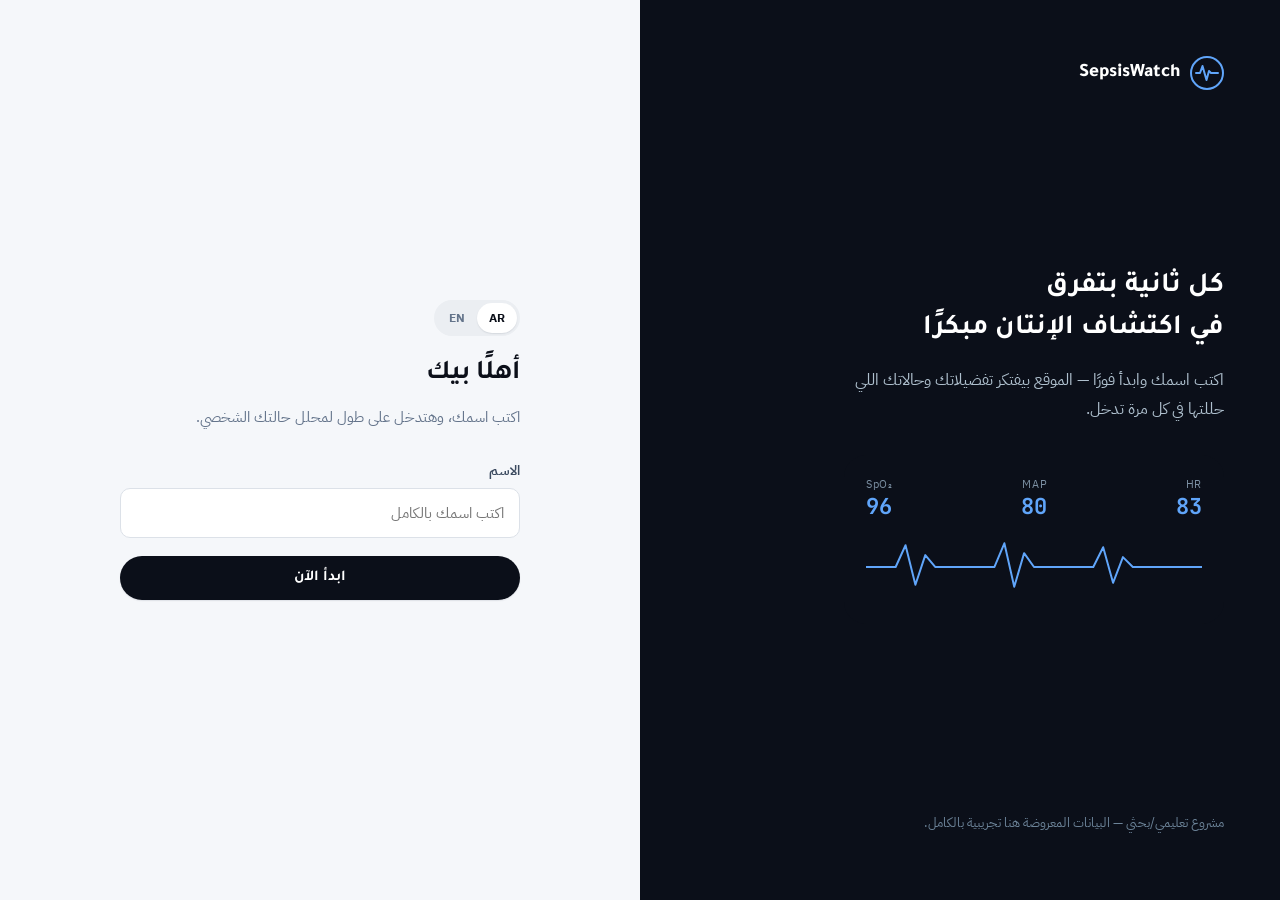
<file: login.html>
<!DOCTYPE html>
<html lang="ar" dir="rtl">
<head>
<meta charset="UTF-8">
<meta name="viewport" content="width=device-width, initial-scale=1.0">
<title>تسجيل الدخول — SepsisWatch</title>
<link rel="stylesheet" href="style.css">
</head>
<body>

<div class="auth-shell">
  <div class="auth-visual">
    <a href="index.html" class="brand" style="color:#fff;">
      <svg class="brand-mark" viewBox="0 0 34 34" fill="none"><circle cx="17" cy="17" r="16" stroke="#60A5FA" stroke-width="2"/><path d="M6 17h4l2.5-7 4 14 2.5-9 2 2H28" stroke="#60A5FA" stroke-width="2" fill="none" stroke-linecap="round" stroke-linejoin="round"/></svg>SepsisWatch
    </a>
    <div>
      <h2 style="color:#fff;font-size:28px;line-height:1.5;" data-i18n-html="login_visual_h">كل ثانية بتفرق<br>في اكتشاف الإنتان مبكرًا</h2>
      <p style="color:#AFC0CE;margin-top:16px;line-height:1.8;max-width:380px;" data-i18n="login_visual_p">اكتب اسمك وابدأ فورًا — الموقع بيفتكر تفضيلاتك وحالاتك اللي حللتها في كل مرة تدخل.</p>

      <div class="monitor-illustration" style="margin-top:32px;max-width:380px;">
        <div class="m-row">
          <div><div class="m-label">HR</div><div class="m-num" id="mHR">—</div></div>
          <div><div class="m-label">MAP</div><div class="m-num" id="mMAP">—</div></div>
          <div><div class="m-label">SpO₂</div><div class="m-num" id="mSpo2">—</div></div>
        </div>
        <svg viewBox="0 0 340 60" width="100%" height="60">
          <polyline points="0,32 30,32 40,10 50,50 60,20 70,32 130,32 140,8 150,52 160,18 170,32 230,32 240,12 250,48 260,22 270,32 340,32"fill="none" stroke="#60A5FA" stroke-width="2" stroke-linecap="round" stroke-linejoin="round"/>
        </svg>
      </div>
    </div>
    <p style="color:#6C8398;font-size:12.5px;" data-i18n="login_disclaimer">مشروع تعليمي/بحثي — البيانات المعروضة هنا تجريبية بالكامل.</p>
  </div>

  <div class="auth-form-side">
    <div class="auth-box">
      <div class="lang-toggle" id="langToggle" style="margin-bottom:22px;width:fit-content;">
        <span data-lang="ar">AR</span><span data-lang="en">EN</span>
      </div>
      <h1 data-i18n="login_title">أهلًا بيك</h1>
      <p class="sub" data-i18n="login_sub">اكتب اسمك، وهتدخل على طول لمحلل حالتك الشخصي.</p>

      <form id="loginForm">
        <div class="field">
          <label for="uname" data-i18n="login_name_label">الاسم</label>
          <input id="uname" type="text" data-i18n-placeholder="login_name_ph" placeholder="اكتب اسمك بالكامل" required>
        </div>
        <button type="submit" class="btn btn-primary" style="width:100%;" data-i18n="login_submit">ابدأ الآن</button>
      </form>
    </div>
  </div>
</div>

<script src="config.js"></script>
<script src="app.js"></script>
<script src="i18n.js"></script>
<script>document.getElementById('loginForm').addEventListener('submit', (e)=>{
    e.preventDefault();
    const name = document.getElementById('uname').value.trim();
    if(!name) return;
    Store.user = name; Store.role = 'patient';
    window.location.href = 'dashboard.html';
  });

  document.getElementById('langToggle').addEventListener('click', (e)=>{
    const span = e.target.closest('span'); if(!span) return;
    Store.lang = span.dataset.lang;
    applyI18n(Store.lang);
  });

  // نبض بسيط لأرقام الشاشة التوضيحية — تجميلي بحت، مفيش أي بيانات حقيقية هنا
  function jitter(el, base, spread, decimals){
    el.textContent = (base + (Math.random()*spread - spread/2)).toFixed(decimals);
  }
  function tickMonitor(){
    jitter(document.getElementById('mHR'), 82, 6, 0);
    jitter(document.getElementById('mMAP'), 78, 4, 0);
    jitter(document.getElementById('mSpo2'), 97, 1.5, 0);
  }
  tickMonitor();
  setInterval(tickMonitor, 2200);
</script>
</body>
</html>
</file>
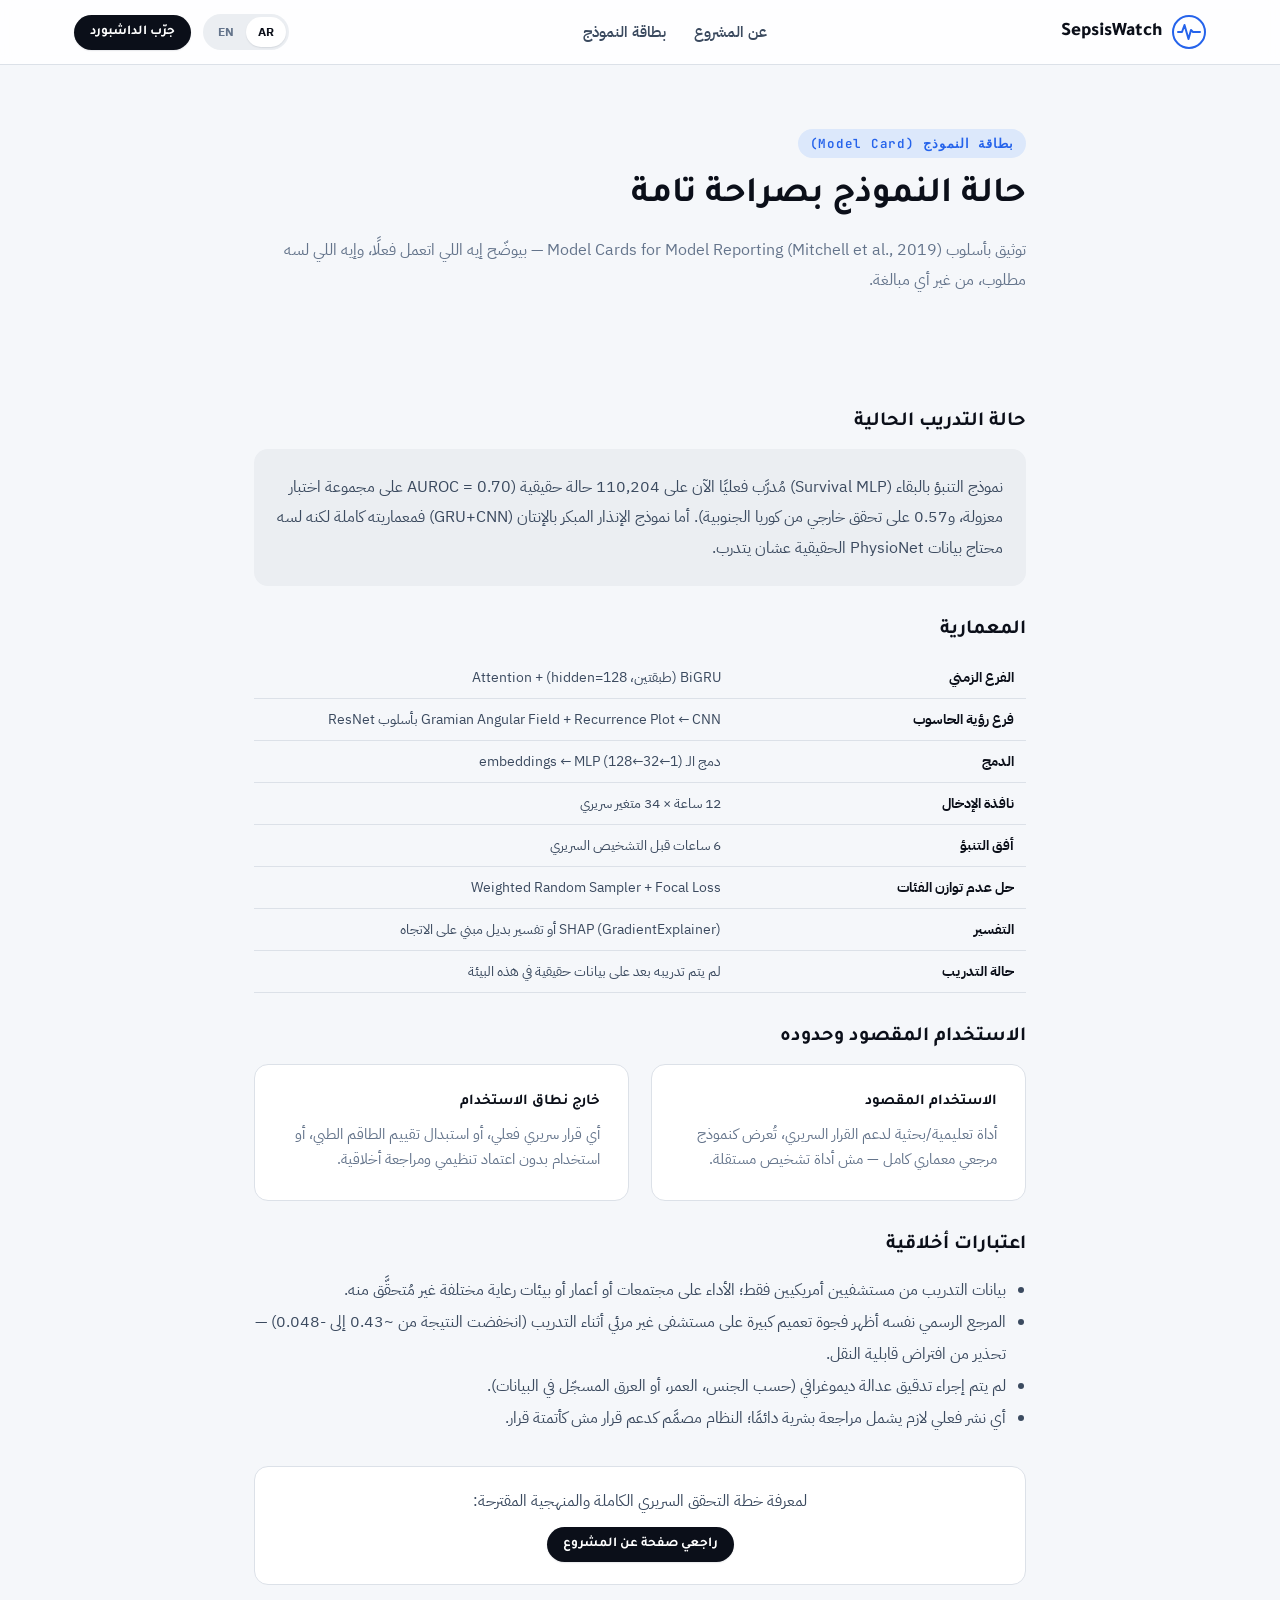
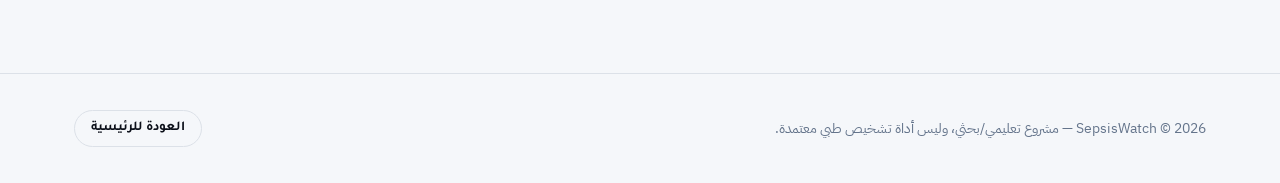
<file: model_card.html>
<!DOCTYPE html>
<html lang="ar" dir="rtl">
<head>
<meta charset="UTF-8">
<meta name="viewport" content="width=device-width, initial-scale=1.0">
<title>بطاقة النموذج — SepsisWatch</title>
<link rel="stylesheet" href="style.css">
</head>
<body>

<nav class="nav">
  <div class="nav-inner">
    <a href="index.html" class="brand">
      <svg class="brand-mark" viewBox="0 0 34 34" fill="none"><circle cx="17" cy="17" r="16" stroke="#2563EB" stroke-width="2"/><path d="M6 17h4l2.5-7 4 14 2.5-9 2 2H28" stroke="#2563EB" stroke-width="2" fill="none" stroke-linecap="round" stroke-linejoin="round"/></svg>
      SepsisWatch
    </a>
    <div class="nav-links">
      <a href="about.html" data-i18n="nav_about">عن المشروع</a>
      <a href="model_card.html" data-i18n="nav_model_card">بطاقة النموذج</a>
    </div>
    <div class="nav-cta">
      <div class="lang-toggle" id="langToggle"><span data-lang="ar">AR</span><span data-lang="en">EN</span></div>
      <a href="login.html" class="btn btn-primary btn-sm" data-i18n="nav_cta">جرّب الداشبورد</a>
    </div>
  </div>
</nav>

<header class="section" style="padding-top:64px;">
  <div class="container" style="max-width:820px;">
    <span class="eyebrow" data-i18n="mc_eyebrow">بطاقة النموذج (Model Card)</span>
    <h1 style="font-size:36px;margin-top:16px;color:var(--navy-900);" data-i18n="mc_h1">حالة النموذج بصراحة تامة</h1>
    <p style="color:var(--ink-500);font-size:16px;line-height:1.9;margin-top:16px;" data-i18n="mc_intro">
      توثيق بأسلوب Model Cards for Model Reporting (Mitchell et al., 2019) — بيوضّح إيه اللي اتعمل فعلًا، وإيه اللي لسه مطلوب، من غير أي مبالغة.
    </p>
  </div>
</header>

<section class="section" style="padding-top:10px;">
  <div class="container" style="max-width:820px;">

    <h2 style="font-size:20px;color:var(--navy-900);margin-bottom:14px;" data-i18n="mc_status_h">حالة التدريب الحالية</h2>
    <div class="card" style="padding:22px;background:var(--paper-100);border-color:transparent;margin-bottom:32px;">
      <p style="margin:0;color:var(--ink-700);line-height:1.9;" data-i18n="mc_status_p">
        لا يوجد حاليًا نموذج مُدرَّب على بيانات حقيقية في هذا المستودع. الكود كامل ومُختبَر من ناحية الصحة البرمجية،
        لكن ملفات الأوزان (models/*.pt) لازم تتولّد بتشغيل src/train.py على داتا PhysioNet الحقيقية بعد تنزيلها.
      </p>
    </div>

    <h2 style="font-size:20px;color:var(--navy-900);margin-bottom:14px;" data-i18n="mc_arch_h">المعمارية</h2>
    <table style="width:100%;border-collapse:collapse;margin-bottom:32px;font-size:13.5px;">
      <tbody id="archTable"></tbody>
    </table>

    <h2 style="font-size:20px;color:var(--navy-900);margin-bottom:14px;" data-i18n="mc_use_h">الاستخدام المقصود وحدوده</h2>
    <div class="grid-2" style="margin-bottom:32px;">
      <div class="feature-card">
        <h3 style="font-size:15px;" data-i18n="mc_intended_h">الاستخدام المقصود</h3>
        <p data-i18n="mc_intended_p">أداة تعليمية/بحثية لدعم القرار السريري، تُعرض كنموذج مرجعي معماري كامل — مش أداة تشخيص مستقلة.</p>
      </div>
      <div class="feature-card">
        <h3 style="font-size:15px;" data-i18n="mc_out_h">خارج نطاق الاستخدام</h3>
        <p data-i18n="mc_out_p">أي قرار سريري فعلي، أو استبدال تقييم الطاقم الطبي، أو استخدام بدون اعتماد تنظيمي ومراجعة أخلاقية.</p>
      </div>
    </div>

    <h2 style="font-size:20px;color:var(--navy-900);margin-bottom:14px;" data-i18n="mc_ethics_h">اعتبارات أخلاقية</h2>
    <ul style="color:var(--ink-700);line-height:2;padding-inline-start:20px;margin-bottom:32px;" id="ethicsList"></ul>

    <div class="card" style="padding:22px;text-align:center;">
      <p style="margin:0 0 14px;color:var(--ink-700);" data-i18n="mc_cta_p">لمعرفة خطة التحقق السريري الكاملة والمنهجية المقترحة:</p>
      <a href="about.html" class="btn btn-primary btn-sm" data-i18n="mc_cta_btn">راجعي صفحة عن المشروع</a>
    </div>
  </div>
</section>

<footer class="footer">
  <div class="container footer-inner">
    <span data-i18n="footer_line1">SepsisWatch © 2026</span>
    <a href="index.html" class="btn btn-ghost btn-sm" data-i18n="back_home">العودة للرئيسية</a>
  </div>
</footer>

<script src="config.js"></script>
<script src="app.js"></script>
<script src="i18n.js"></script>
<script>
  document.getElementById('langToggle').addEventListener('click', (e)=>{
    const span = e.target.closest('span'); if(!span) return;
    Store.lang = span.dataset.lang; applyI18n(Store.lang); renderTables();
  });

  function renderTables(){
    const isEn = Store.lang === 'en';
    const rows = isEn ? [
      ["Temporal branch", "Bidirectional GRU (2 layers, hidden=128) + attention"],
      ["Computer-vision branch", "Gramian Angular Field + Recurrence Plot \u2192 ResNet-style CNN"],
      ["Fusion", "Concatenated embeddings \u2192 MLP (128\u219232\u21921)"],
      ["Input window", "12 hours \u00d7 34 clinical variables"],
      ["Prediction horizon", "6 hours ahead of clinical recognition"],
      ["Class imbalance handling", "Weighted random sampler + focal loss"],
      ["Explainability", "SHAP (GradientExplainer) or delta-based fallback"],
      ["Training status", "Not yet trained on real data in this environment"],
    ] : [
      ["الفرع الزمني", "BiGRU (طبقتين، hidden=128) + Attention"],
      ["فرع رؤية الحاسوب", "Gramian Angular Field + Recurrence Plot ← CNN بأسلوب ResNet"],
      ["الدمج", "دمج الـ embeddings ← MLP (128←32←1)"],
      ["نافذة الإدخال", "12 ساعة × 34 متغير سريري"],
      ["أفق التنبؤ", "6 ساعات قبل التشخيص السريري"],
      ["حل عدم توازن الفئات", "Weighted Random Sampler + Focal Loss"],
      ["التفسير", "SHAP (GradientExplainer) أو تفسير بديل مبني على الاتجاه"],
      ["حالة التدريب", "لم يتم تدريبه بعد على بيانات حقيقية في هذه البيئة"],
    ];
    document.getElementById('archTable').innerHTML = rows.map(([k,v],i)=>`
      <tr style="border-bottom:1px solid var(--line);${i%2? 'background:var(--paper-50);':''}">
        <td style="padding:10px 12px;font-weight:700;color:var(--navy-900);width:38%;">${k}</td>
        <td style="padding:10px 12px;color:var(--ink-700);">${v}</td>
      </tr>`).join('');

    const ethics = isEn ? [
      "Training data reflects two U.S. hospital systems; performance on other populations, age groups, or care settings is unverified.",
      "The public benchmark itself showed a large generalization gap on an unseen hospital (score dropped from ~0.43 to -0.048) — a caution against assuming portability.",
      "No demographic fairness audit (e.g., across sex, age, or reported race/ethnicity fields in the dataset) has been performed.",
      "Any real deployment must include human-in-the-loop review; the system is designed as decision support, not decision automation.",
    ] : [
      "بيانات التدريب من مستشفيين أمريكيين فقط؛ الأداء على مجتمعات أو أعمار أو بيئات رعاية مختلفة غير مُتحقَّق منه.",
      "المرجع الرسمي نفسه أظهر فجوة تعميم كبيرة على مستشفى غير مرئي أثناء التدريب (انخفضت النتيجة من ~0.43 إلى -0.048) — تحذير من افتراض قابلية النقل.",
      "لم يتم إجراء تدقيق عدالة ديموغرافي (حسب الجنس، العمر، أو العرق المسجّل في البيانات).",
      "أي نشر فعلي لازم يشمل مراجعة بشرية دائمًا؛ النظام مصمَّم كدعم قرار مش كأتمتة قرار.",
    ];
    document.getElementById('ethicsList').innerHTML = ethics.map(t=>`<li>${t}</li>`).join('');
  }
  applyI18n(Store.lang);
  renderTables();
</script>
</body>
</html>
</file>
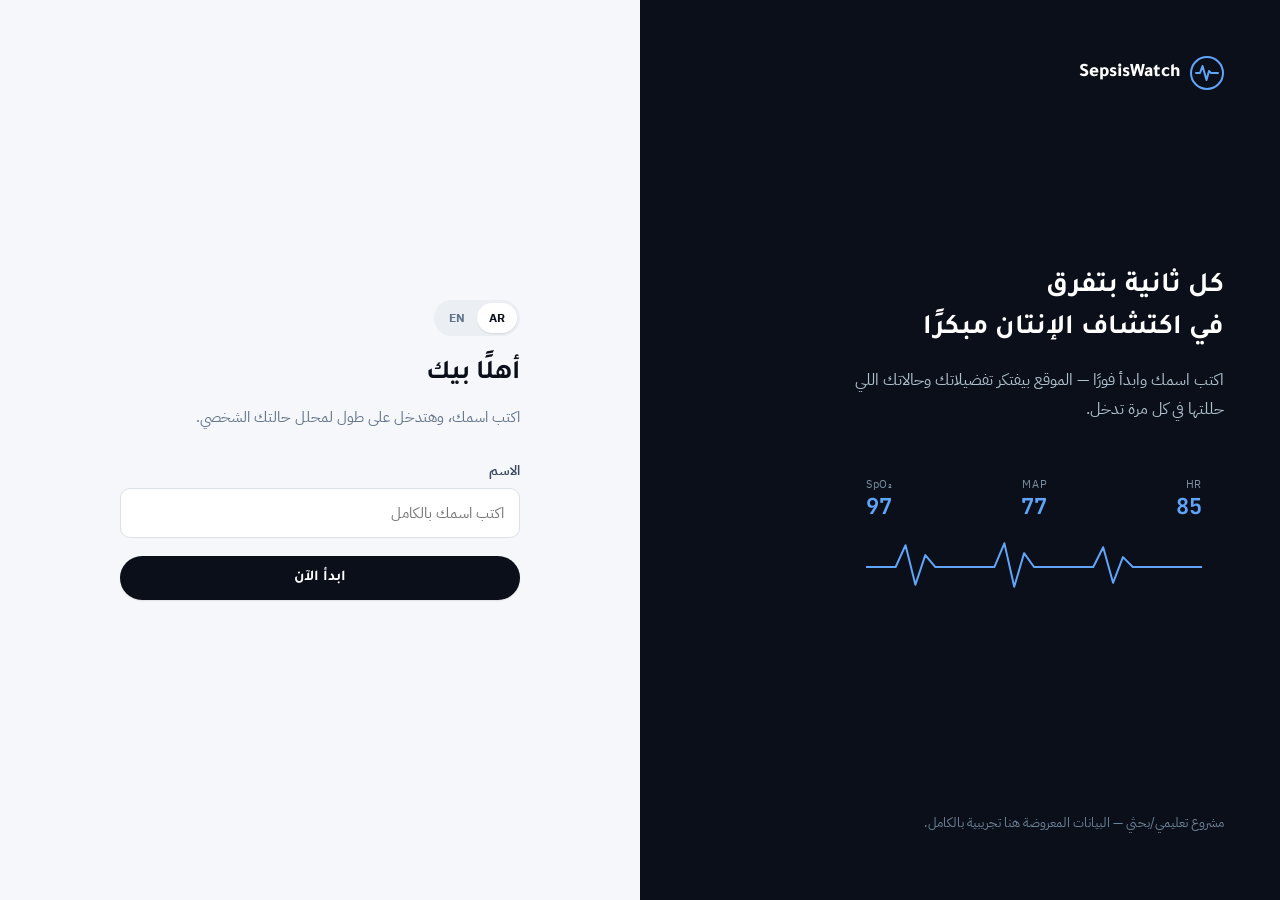
<file: patient_detail.html>
<!DOCTYPE html>
<html lang="ar" dir="rtl">
<head>
<meta charset="UTF-8">
<meta name="viewport" content="width=device-width, initial-scale=1.0">
<title>ملف المريض - SepsisWatch</title>
<link rel="stylesheet" href="style.css">
</head>
<body>

<div class="app-shell">
  <aside class="sidebar">
    <div class="sidebar-brand">
      <svg width="26" height="26" viewBox="0 0 34 34" fill="none"><circle cx="17" cy="17" r="16" stroke="#60A5FA" stroke-width="2"/><path d="M6 17h4l2.5-7 4 14 2.5-9 2 2H28" stroke="#60A5FA" stroke-width="2" fill="none" stroke-linecap="round" stroke-linejoin="round"/></svg>
      SepsisWatch
    </div>
    <div class="side-section-label">-</div>
    <a href="dashboard.html" class="side-link"><span class="icon" id="i1"></span><span data-i18n="side_overview">نظرة عامة</span></a>
    <a href="analyzer.html" class="side-link"><span class="icon" id="i2"></span><span data-i18n="side_analyzer">محلل الحالة</span></a>
    <a href="patients.html" class="side-link active"><span class="icon" id="i3"></span><span data-i18n="side_patients">قائمة المرضى</span></a>
    <div class="side-section-label">-</div>
    <a href="settings.html" class="side-link"><span class="icon" id="i4"></span><span data-i18n="side_settings">الإعدادات</span></a>
    <div class="sidebar-footer">
      <a href="login.html" class="side-link" id="logoutBtn"><span class="icon" id="i5"></span><span data-i18n="side_logout">تسجيل الخروج</span></a>
    </div>
  </aside>

  <div>
    <header class="topbar">
      <div></div>
      <div class="topbar-actions">
        <div class="lang-toggle" id="langToggle"><span data-lang="ar">AR</span><span data-lang="en">EN</span></div>
        <button class="icon-btn" id="themeBtn"><span class="icon" id="i6"></span></button>
        <div class="avatar" id="avatarBubble">?</div>
      </div>
    </header>

    <main class="main">
      <div class="page-head">
        <div style="display:flex;align-items:center;gap:14px;">
          <svg width="46" height="46" viewBox="0 0 34 34" fill="none" xmlns="http://www.w3.org/2000/svg" style="flex-shrink:0;"><circle cx="17" cy="17" r="16" fill="var(--teal-100)"/><path d="M6 18h4l2-6 4 12 3-9 2 3h7" stroke="var(--teal-500)" stroke-width="2.5" fill="none" stroke-linecap="round" stroke-linejoin="round"/></svg>
          <div>
            <h1 id="pName">-</h1>
            <p id="pMeta">-</p>
          </div>
        </div>
        <div style="display:flex;gap:10px;">
          <button class="btn btn-ghost" onclick="window.print()"><span class="icon" id="iPrint" style="margin-inline-end:6px;"></span><span data-i18n="analyzer_pdf">تحميل تقرير PDF</span></button>
          <button class="btn btn-ghost" id="deleteBtn" style="color:var(--coral-500);"><span class="icon" id="iTrash" style="margin-inline-end:6px;"></span><span data-i18n="delete_patient">حذف</span></button>
        </div>
      </div>

      <div class="dash-grid">
        <div class="card panel">
          <div class="panel-head"><h3 data-i18n="cv_title">البصمة البصرية (Computer Vision)</h3></div>
          <div style="display:flex;gap:14px;justify-content:center;flex-wrap:wrap;">
            <div style="text-align:center;">
              <canvas id="gafCanvas" width="140" height="140" style="width:130px;height:130px;border-radius:10px;display:block;"></canvas>
              <span style="font-size:11px;color:var(--ink-500);">Gramian Angular Field</span>
            </div>
            <div style="text-align:center;">
              <canvas id="rpCanvas" width="140" height="140" style="width:130px;height:130px;border-radius:10px;display:block;"></canvas>
              <span style="font-size:11px;color:var(--ink-500);">Recurrence Plot</span>
            </div>
          </div>
          <p style="text-align:center;font-size:12px;color:var(--ink-500);margin-top:10px;" data-i18n="cv_sub">صورتان محسوبتان فعليًا لحظة عرض الصفحة من قراءات النبض الفعلية لهذا المريض — نفس التمثيل اللي بيتغذى لفرع الـ CNN داخل النموذج</p>
        </div>

        <div class="card panel">
          <div class="panel-head"><h3 data-i18n="gauge_title">درجة خطورة الإنتان</h3></div>
          <div class="gauge-wrap">
            <svg width="180" height="110" viewBox="0 0 180 110">
              <path d="M10,100 A80,80 0 0 1 170,100" fill="none" stroke="var(--line)" stroke-width="14" stroke-linecap="round"/>
              <path id="gaugeArc" d="M10,100 A80,80 0 0 1 170,100" fill="none" stroke="#111827" stroke-width="14" stroke-linecap="round"/>
            </svg>
            <div class="gauge-value" id="gaugeValue">-</div>
            <div class="gauge-label" id="gaugeLabel"></div>
          </div>
          <div id="explainBars"></div>
        </div>
      </div>

      <div id="aiSummaryWrap"></div>

      <div class="card panel" style="margin-top:20px;">
        <div class="panel-head"><h3 data-i18n="treatment_h">خطة رعاية مقترحة</h3></div>
        <div id="treatmentList"></div>
        <p class="insight-disclaimer" data-i18n="insights_disclaimer">هذه اقتراحات دعم قرار تجريبية ولا تُغني عن التقييم السريري المباشر.</p>
      </div>

      <div class="card panel" style="margin-top:20px;">
        <div class="panel-head"><h3 data-i18n="vitals_recorded_h">القراءات المسجّلة</h3></div>
        <div id="vitalsGrid" class="grid-2"></div>
      </div>

      <div id="historyCompareWrap"></div>
    </main>
  </div>
</div>

<script src="config.js"></script>
<script src="model_weights.js"></script>
<script src="model_engine.js"></script>
<script src="app.js"></script>
<script src="i18n.js"></script>
<script>
requireAuth();
document.getElementById('avatarBubble').textContent = initials(Store.user);
applyTheme();
applyI18n(Store.lang);
document.getElementById('iPrint').innerHTML = Icon.print;
document.getElementById('iTrash').innerHTML = Icon.trash;
['i1','i2','i3','i4','i5'].forEach((id,idx)=>{
  const map=[Icon.overview,Icon.activity,Icon.list,Icon.gear,Icon.logout];
  document.getElementById(id).innerHTML = map[idx];
});
document.getElementById('i6').innerHTML = Icon.moon;

document.getElementById('themeBtn').addEventListener('click', ()=>{ Store.theme = Store.theme==='dark'?'light':'dark'; applyTheme(); });
document.getElementById('logoutBtn').addEventListener('click', (e)=>{ e.preventDefault(); Store.logout(); window.location.href='login.html'; });

const params = new URLSearchParams(window.location.search);
const patientId = params.get('id');

function load(){
  const patients = getMyPatients();
  const p = patients.find(x=>x.id === patientId);
  if(!p){ window.location.href = 'patients.html'; return; }

  const disp = toDisplayPatient(p, Store.lang);
  document.getElementById('pName').textContent = disp.name;
  document.getElementById('pMeta').textContent = `${disp.unit} - ${disp.bed}`;

  const prob = p.probability;
  const cls = riskClass(prob);
  const color = cls==='high' ? '#111827' : cls==='mid' ? '#2563EB' : '#64748B';
  document.getElementById('gaugeValue').textContent = Math.round(prob*100) + '%';
  document.getElementById('gaugeLabel').innerHTML = riskBadge(prob);
  const arc = document.getElementById('gaugeArc');
  arc.setAttribute('stroke', color);
  arc.setAttribute('stroke-dasharray', '251');
  arc.setAttribute('stroke-dashoffset', String(251 - prob*251));

  document.getElementById('explainBars').innerHTML = (p.factors||[]).map((f,i)=>{
    const barColor = i===0 ? '#111827' : i===1 ? '#2563EB' : '#64748B';
    const label = {age:'age',episode:'episode',sex:'sex'};
    const nameMap = Store.lang==='en' ? {age:'Age',episode:'Prior episodes',sex:'Sex'} : {age:'العمر',episode:'النوبات السابقة',sex:'الجنس'};
    return `<div style="margin-bottom:12px;">
      <div style="display:flex;justify-content:space-between;font-size:13px;margin-bottom:6px;">
        <span style="font-weight:600;">${nameMap[f.key]||f.key}</span>
        <span class="mono" style="color:var(--ink-500);">${(f.magnitude*100).toFixed(1)}%</span>
      </div>
      <div style="height:8px;border-radius:999px;background:var(--paper-100);overflow:hidden;">
        <div style="height:100%;width:${Math.max(4,f.magnitude*400)}%;background:${barColor};border-radius:999px;"></div>
      </div>
    </div>`;
  }).join('');

  document.getElementById('treatmentList').innerHTML = (p.treatment||[]).map(item=>`
    <div class="insight-card insight-${cls}">
      <div class="insight-icon">${Icon.pill}</div>
      <div><b>${item.title}</b><p>${item.text}</p></div>
    </div>`).join('');

  const series = Array.from({length:12}, (_,h)=>{
    const drift = h/12;
    return {
      time: h+'h',
      HR: p.hr + drift*3, MAP: p.map - drift*2, Temp: p.temp + drift*0.1, Resp: p.resp + drift*1.2,
    };
  });
  drawGAFCanvas(document.getElementById('gafCanvas'), series.map(d=>d.HR));
  drawRecurrenceCanvas(document.getElementById('rpCanvas'), series.map(d=>d.HR));

  const isEn = Store.lang === 'en';
  document.getElementById('vitalsGrid').innerHTML = `
    <div class="feature-card" style="display:flex;gap:12px;align-items:center;">${VitalIcon.hr}<div><h3 style="font-size:14px;">${isEn?'Heart rate':'معدل النبض'}</h3><p class="mono" style="font-size:20px;color:var(--navy-900);">${p.hr}</p></div></div>
    <div class="feature-card" style="display:flex;gap:12px;align-items:center;">${VitalIcon.map}<div><h3 style="font-size:14px;">${isEn?'Mean arterial pressure':'متوسط الضغط'}</h3><p class="mono" style="font-size:20px;color:var(--navy-900);">${p.map}</p></div></div>
    <div class="feature-card" style="display:flex;gap:12px;align-items:center;">${VitalIcon.temp}<div><h3 style="font-size:14px;">${isEn?'Temperature':'الحرارة'}</h3><p class="mono" style="font-size:20px;color:var(--navy-900);">${p.temp}</p></div></div>
    <div class="feature-card" style="display:flex;gap:12px;align-items:center;">${VitalIcon.resp}<div><h3 style="font-size:14px;">${isEn?'Respiration rate':'معدل التنفس'}</h3><p class="mono" style="font-size:20px;color:var(--navy-900);">${p.resp}</p></div></div>
  `;

  document.getElementById('aiSummaryWrap').innerHTML = aiSummaryPanelHTML(p, Store.lang);
  document.getElementById('historyCompareWrap').innerHTML = patientHistoryComparisonHTML(p, Store.lang);

  document.getElementById('deleteBtn').addEventListener('click', ()=>{
    deleteMyPatient(p.id);
    window.location.href = 'patients.html';
  });
}

document.getElementById('langToggle').addEventListener('click', (e)=>{
  const span = e.target.closest('span'); if(!span) return;
  Store.lang = span.dataset.lang; applyI18n(Store.lang); load();
});

load();
</script>
</body>
</html>
</file>
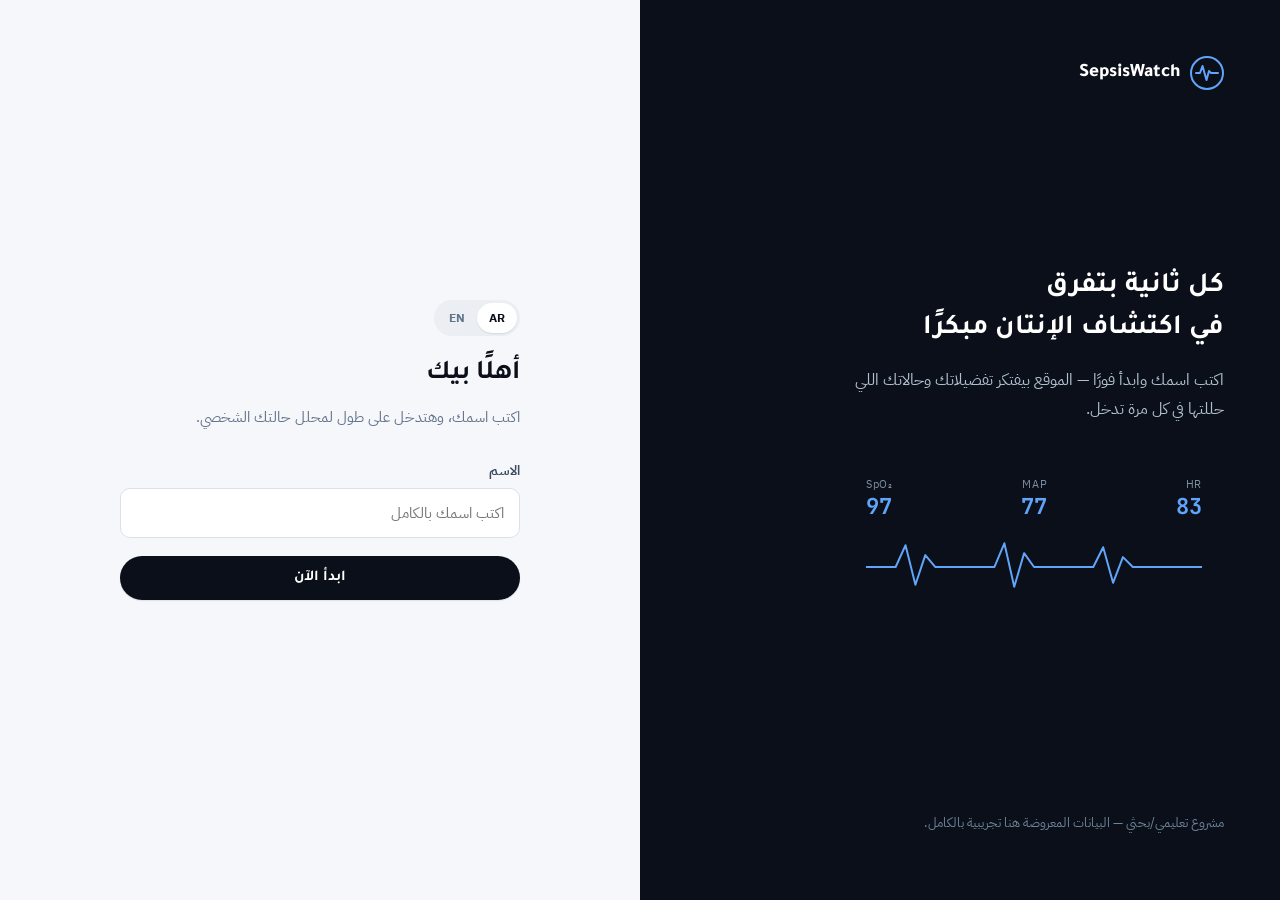
<file: patients.html>
<!DOCTYPE html>
<html lang="ar" dir="rtl">
<head>
<meta charset="UTF-8">
<meta name="viewport" content="width=device-width, initial-scale=1.0">
<title>قائمة المرضى - SepsisWatch</title>
<link rel="stylesheet" href="style.css">
</head>
<body>

<div class="app-shell">
  <aside class="sidebar">
    <div class="sidebar-brand">
      <svg width="26" height="26" viewBox="0 0 34 34" fill="none"><circle cx="17" cy="17" r="16" stroke="#60A5FA" stroke-width="2"/><path d="M6 17h4l2.5-7 4 14 2.5-9 2 2H28" stroke="#60A5FA" stroke-width="2" fill="none" stroke-linecap="round" stroke-linejoin="round"/></svg>
      SepsisWatch
    </div>
    <div class="side-section-label">-</div>
    <a href="dashboard.html" class="side-link"><span class="icon" id="i1"></span><span data-i18n="side_overview">نظرة عامة</span></a>
    <a href="analyzer.html" class="side-link"><span class="icon" id="i2"></span><span data-i18n="side_analyzer">محلل الحالة</span></a>
    <a href="patients.html" class="side-link active"><span class="icon" id="i3"></span><span data-i18n="side_patients">قائمة المرضى</span></a>
    <div class="side-section-label">-</div>
    <a href="admin.html" class="side-link"><span class="icon" id="i4"></span><span data-i18n="side_admin">المراقبة الإدارية</span></a>
    <a href="settings.html" class="side-link"><span class="icon" id="i5"></span><span data-i18n="side_settings">الإعدادات</span></a>
    <a href="about.html" class="side-link"><span class="icon" id="i6"></span><span data-i18n="side_about">عن المشروع</span></a>
    <div class="sidebar-footer">
      <a href="login.html" class="side-link" id="logoutBtn"><span class="icon" id="i7"></span><span data-i18n="side_logout">تسجيل الخروج</span></a>
    </div>
  </aside>

  <div>
    <header class="topbar">
      <div class="search-box">
        <span class="icon" id="i8"></span>
        <input type="text" id="searchInput" data-i18n-placeholder="search_ph" placeholder="ابحث عن مريض...">
      </div>
      <div class="topbar-actions">
        <div class="lang-toggle" id="langToggle"><span data-lang="ar">AR</span><span data-lang="en">EN</span></div>
        <button class="icon-btn" id="themeBtn"><span class="icon" id="i9"></span></button>
        <a href="settings.html" class="avatar" id="avatarBubble" style="text-decoration:none;">?</a>
      </div>
    </header>

    <main class="main">
      <div class="page-head">
        <div>
          <h1 data-i18n="patients_h1">قائمة المرضى الكاملة</h1>
          <p data-i18n="patients_sub">فلترة وترتيب كل المرضى اللي حللتيهم فعليًا بالنموذج المُدرَّب</p>
        </div>
        <a href="analyzer.html" class="btn btn-primary" data-i18n="empty_my_cta">تحليل مريض جديد</a>
      </div>

      <div class="card panel" style="margin-bottom:20px;">
        <div style="display:flex;gap:12px;flex-wrap:wrap;align-items:center;">
          <div class="role-tabs" id="riskFilter">
            <span class="role-tab active" data-risk="all" data-i18n="filter_all">الكل</span>
            <span class="role-tab" data-risk="high" data-i18n="filter_high">مرتفع</span>
            <span class="role-tab" data-risk="mid" data-i18n="filter_mid">متوسط</span>
            <span class="role-tab" data-risk="low" data-i18n="filter_low">منخفض</span>
          </div>
          <button class="btn btn-ghost btn-sm" id="sortBtn" style="margin-inline-start:auto;" data-i18n="sort_by_risk">ترتيب حسب الخطورة</button>
          <button class="btn btn-ghost btn-sm" id="clearBtn" style="color:var(--coral-500);" data-i18n="clear_my_btn">مسح كل مرضاي</button>
        </div>
      </div>

      <div class="card panel">
        <div id="fullList"></div>
        <div id="emptyState" class="empty-state" style="display:none;">
          <svg width="120" height="90" viewBox="0 0 160 120" xmlns="http://www.w3.org/2000/svg" style="margin:0 auto 18px;display:block;">
            <rect x="15" y="20" width="130" height="85" rx="12" fill="var(--paper-100)" stroke="var(--line)"/>
            <rect x="32" y="38" width="70" height="9" rx="4.5" fill="var(--line)"/>
            <rect x="32" y="56" width="96" height="7" rx="3.5" fill="var(--line)" opacity=".6"/>
            <rect x="32" y="70" width="60" height="7" rx="3.5" fill="var(--line)" opacity=".6"/>
            <circle cx="118" cy="42" r="16" fill="var(--teal-100)"/>
            <path d="M111,42 h6 l2,-6 3,12 2,-8 2,3 h5" stroke="var(--teal-500)" stroke-width="2" fill="none" stroke-linecap="round" stroke-linejoin="round"/>
          </svg>
          <h3 data-i18n="empty_my_title">لسه ما حللتيش أي حالة</h3>
          <p data-i18n="empty_my_sub">ابدئي بتحليل أول مريض عشان يظهر هنا</p>
          <div style="display:flex;gap:10px;justify-content:center;margin-top:18px;">
            <a href="analyzer.html" class="btn btn-primary" data-i18n="empty_my_cta">تحليل مريض جديد</a>
          </div>
        </div>
      </div>
    </main>
  </div>
</div>

<script src="config.js"></script>
<script src="model_weights.js"></script>
<script src="model_engine.js"></script>
<script src="app.js"></script>
<script src="i18n.js"></script>
<script>
requireAuth();
applyTheme();
applyI18n(Store.lang);
document.getElementById('avatarBubble').textContent = initials(Store.user);

['i1','i2','i3','i4','i5','i6','i7','i8'].forEach((id,idx)=>{
  const map=[Icon.overview,Icon.activity,Icon.list,Icon.gear,Icon.gear,Icon.info,Icon.logout,Icon.search];
  document.getElementById(id).innerHTML = map[idx];
});
document.getElementById('i9').innerHTML = Icon.moon;

document.getElementById('themeBtn').addEventListener('click', ()=>{ Store.theme = Store.theme==='dark'?'light':'dark'; applyTheme(); });
document.getElementById('logoutBtn').addEventListener('click', (e)=>{ e.preventDefault(); Store.logout(); window.location.href='login.html'; });
document.getElementById('langToggle').addEventListener('click', (e)=>{
  const span = e.target.closest('span'); if(!span) return;
  Store.lang = span.dataset.lang; applyI18n(Store.lang); render();
});

let currentRisk = 'all';
let sortDesc = true;

function matchesFilters(p, q, lang){
  const risk = riskClass(p.probability);
  if(currentRisk !== 'all' && risk !== currentRisk) return false;
  if(q){
    const disp = toDisplayPatient(p, lang);
    if(!(disp.name.includes(q) || p.id.toLowerCase().includes(q.toLowerCase()))) return false;
  }
  return true;
}

function render(){
  const q = document.getElementById('searchInput').value.trim();
  let list = getMyPatients().filter(p=>matchesFilters(p,q,Store.lang));
  list.sort((a,b)=> sortDesc ? b.probability - a.probability : a.probability - b.probability);

  const container = document.getElementById('fullList');
  const empty = document.getElementById('emptyState');
  if(list.length === 0){
    container.innerHTML = '';
    empty.style.display = '';
    return;
  }
  empty.style.display = 'none';
  container.innerHTML = list.map(p=>{
    const disp = toDisplayPatient(p, Store.lang);
    const cls = riskClass(p.probability);
    const color = cls==='high' ? '#111827' : cls==='mid' ? '#2563EB' : '#64748B';
    const highClass = cls === 'high' ? 'pulse-ring' : '';
    return `
    <a class="patient-row ${highClass}" href="patient_detail.html?id=${encodeURIComponent(p.id)}" style="text-decoration:none;">
      <div class="p-avatar">${p.age}</div>
      <div class="p-info"><b>${disp.name}</b><span>${disp.unit} - ${disp.bed}</span></div>
      <div class="p-prob" style="color:${color};">${Math.round(p.probability*100)}%</div>
      ${riskBadge(p.probability)}
    </a>`;
  }).join('');
}

document.getElementById('searchInput').addEventListener('input', render);
document.getElementById('sortBtn').addEventListener('click', ()=>{ sortDesc = !sortDesc; render(); });
document.getElementById('clearBtn').addEventListener('click', ()=>{ clearMyPatients(); render(); });
document.getElementById('riskFilter').addEventListener('click', (e)=>{
  const tab = e.target.closest('.role-tab'); if(!tab) return;
  currentRisk = tab.dataset.risk;
  document.querySelectorAll('#riskFilter .role-tab').forEach(t=>t.classList.toggle('active', t===tab));
  render();
});

render();
</script>
</body>
</html>
</file>
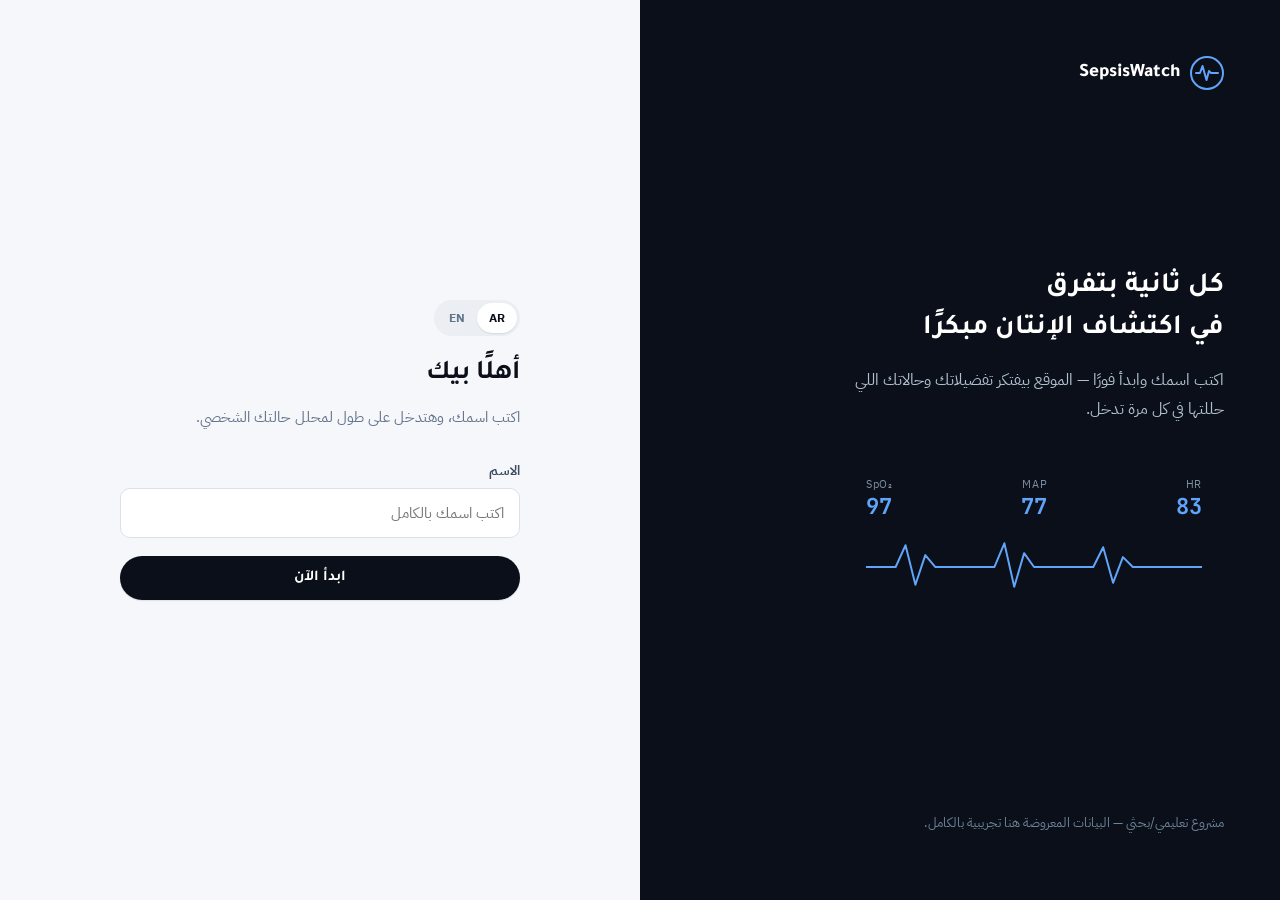
<file: settings.html>
<!DOCTYPE html>
<html lang="ar" dir="rtl">
<head>
<meta charset="UTF-8">
<meta name="viewport" content="width=device-width, initial-scale=1.0">
<title>الإعدادات — SepsisWatch</title>
<link rel="stylesheet" href="style.css">
</head>
<body>

<div class="app-shell">
  <aside class="sidebar">
    <div class="sidebar-brand">
      <svg width="26" height="26" viewBox="0 0 34 34" fill="none"><circle cx="17" cy="17" r="16" stroke="#60A5FA" stroke-width="2"/><path d="M6 17h4l2.5-7 4 14 2.5-9 2 2H28" stroke="#60A5FA" stroke-width="2" fill="none" stroke-linecap="round" stroke-linejoin="round"/></svg>SepsisWatch
    </div>
    <div class="side-section-label">—</div>
    <a href="dashboard.html" class="side-link" data-i18n="side_overview">نظرة عامة</a>
    <a href="analyzer.html" class="side-link" data-i18n="side_analyzer">محلل الحالة</a>
    <a href="dashboard.html#bedmap" class="side-link" data-i18n="side_bedmap">خريطة الأسرّة</a>
    <a href="dashboard.html#alerts" class="side-link" data-i18n="side_alerts">التنبيهات</a>
    <div class="side-section-label">—</div>
    <a href="patients.html" class="side-link" data-i18n="side_patients">قائمة المرضى</a>
    <a href="admin.html" class="side-link" data-i18n="side_admin">المراقبة الإدارية</a>
    <div class="side-section-label">—</div>
    <a href="settings.html" class="side-link active" data-i18n="side_settings">الإعدادات</a>
    <a href="about.html" class="side-link" data-i18n="side_about">عن المشروع</a>
    <div class="sidebar-footer">
      <a href="login.html" class="side-link" id="logoutBtn" data-i18n="side_logout">تسجيل الخروج</a>
    </div>
  </aside>

  <div>
    <header class="topbar">
      <div></div>
      <div class="topbar-actions">
        <div class="lang-toggle" id="langToggle"><span data-lang="ar">AR</span><span data-lang="en">EN</span></div>
        <div class="avatar" id="avatarBubble">؟</div>
      </div>
    </header>

    <main class="main" style="max-width:640px;">
      <div class="page-head">
        <div>
          <h1 data-i18n="settings_h1">الإعدادات</h1>
          <p data-i18n="settings_sub">خصّص تجربتك في SepsisWatch</p>
        </div>
      </div>

      <div class="card panel" style="margin-bottom:20px;">
        <div class="panel-head"><h3 data-i18n="settings_profile">الملف الشخصي</h3></div>
        <div class="field" style="margin-bottom:0;">
          <label data-i18n="settings_display_name">الاسم الظاهر</label>
          <input id="setName" type="text">
        </div>
      </div>

      <div class="card panel" style="margin-bottom:20px;">
        <div class="panel-head"><h3 data-i18n="settings_prefs">تفضيلات الواجهة</h3></div>
        <ul class="widget-list">
          <li><span data-i18n="settings_theme">الوضع الداكن</span><div class="toggle" id="setThemeToggle"></div></li>
          <li><span data-i18n="settings_lang">اللغة</span>
            <div class="lang-toggle" id="langToggle2"><span data-lang="ar">AR</span><span data-lang="en">EN</span></div>
          </li>
        </ul>
      </div>

      <div class="card panel" style="margin-bottom:20px;">
        <div class="panel-head"><h3 data-i18n="settings_notifs">إشعارات</h3></div>
        <ul class="widget-list">
          <li><span data-i18n="settings_notif_high">تنبيه فوري عند خطر مرتفع</span><div class="toggle on" id="notifHigh"></div></li>
          <li><span data-i18n="settings_notif_mid">تنبيه عند خطر متوسط</span><div class="toggle on" id="notifMid"></div></li>
          <li><span data-i18n="settings_notif_digest">ملخص يومي بالبريد</span><div class="toggle" id="notifDigest"></div></li>
        </ul>
      </div>

      <button class="btn btn-primary" id="saveBtn" data-i18n="settings_save">حفظ التغييرات</button>
      <span id="savedMsg" style="display:none;color:var(--mint-500);font-weight:700;font-size:13.5px;margin-inline-start:12px;" data-i18n="settings_saved">تم الحفظ</span>
    </main>
  </div>
</div>

<script src="config.js"></script>
<script src="app.js"></script>
<script src="i18n.js"></script>
<script>requireAuth();
applyTheme();
applyI18n(Store.lang);

document.getElementById('avatarBubble').textContent = initials(Store.user);
document.getElementById('setName').value = Store.user;
document.getElementById('setThemeToggle').classList.toggle('on', Store.theme === 'dark');

function syncLangToggles(){
  document.querySelectorAll('.lang-toggle span').forEach(s=>s.classList.toggle('active', s.dataset.lang === Store.lang));
}
syncLangToggles();

function toggleLang(e){
  const span = e.target.closest('span'); if(!span) return;
  Store.lang = span.dataset.lang; applyI18n(Store.lang); syncLangToggles();
}
document.getElementById('langToggle').addEventListener('click', toggleLang);
document.getElementById('langToggle2').addEventListener('click', toggleLang);

document.getElementById('setThemeToggle').addEventListener('click', (e)=>{
  e.currentTarget.classList.toggle('on');
  Store.theme = e.currentTarget.classList.contains('on') ? 'dark' : 'light';
  applyTheme();
});

['notifHigh','notifMid','notifDigest'].forEach(id=>{
  document.getElementById(id).addEventListener('click', (e)=>e.currentTarget.classList.toggle('on'));
});

document.getElementById('saveBtn').addEventListener('click', ()=>{
  Store.user = document.getElementById('setName').value.trim() || Store.user;
  document.getElementById('avatarBubble').textContent = initials(Store.user);
  const msg = document.getElementById('savedMsg');
  msg.style.display = 'inline';
  setTimeout(()=>msg.style.display = 'none', 2200);
});

document.getElementById('logoutBtn').addEventListener('click', (e)=>{ e.preventDefault(); Store.logout(); window.location.href='login.html'; });
</script>
</body>
</html>
</file>
<file: style.css>
/* =========================================================================
   SepsisWatch — Design System
   الفكرة البصرية: شاشة مراقبة سريرية (Bedside Monitor) — موجة نبض حية،
   بيانات دقيقة، هدوء بصري يوحي بالثقة السريرية لا بالإثارة.
   ========================================================================= */

@import url('https://fonts.googleapis.com/css2?family=Tajawal:wght@500;700;800&family=IBM+Plex+Sans+Arabic:wght@400;500;600&family=JetBrains+Mono:wght@400;500;600&display=swap');

:root{
  /* --- الألوان: أزرق / أسود / رمادي فقط --- */
  --navy-950:#05070B;
  --navy-900:#0B0F19;
  --navy-800:#141A2A;
  --navy-700:#1F2937;
  --teal-500:#2563EB;   /* أزرق أساسي (Accent) */
  --teal-400:#60A5FA;   /* أزرق فاتح */
  --teal-100:#DCE8FB;   /* خلفية زرقاء باهتة */
  --coral-500:#111827;  /* أسود/داكن — خطر مرتفع */
  --coral-100:#E5E7EB;  /* رمادي فاتح — خلفية خطر مرتفع */
  --amber-500:#2563EB;  /* أزرق — خطر متوسط */
  --amber-100:#DCE8FB;  /* خلفية خطر متوسط */
  --mint-500:#64748B;   /* رمادي مزرق — خطر منخفض / إيجابي */
  --mint-100:#EEF1F4;   /* خلفية خطر منخفض */
  --ink-900:#0F172A;
  --ink-700:#3B4A5F;
  --ink-500:#64748B;
  --ink-300:#A6B2C1;
  --paper-0:#FFFFFF;
  --paper-50:#F5F7FA;
  --paper-100:#EBEEF2;
  --line:#DCE1E8;

  /* --- الخطوط --- */
  --font-display:'Tajawal', 'IBM Plex Sans Arabic', sans-serif;
  --font-body:'IBM Plex Sans Arabic', 'Tajawal', sans-serif;
  --font-mono:'JetBrains Mono', monospace;

  /* --- مقاييس --- */
  --radius-sm:8px;
  --radius-md:14px;
  --radius-lg:22px;
  --shadow-sm:0 1px 2px rgba(11,30,51,.06), 0 1px 1px rgba(11,30,51,.04);
  --shadow-md:0 8px 24px rgba(11,30,51,.10);
  --shadow-lg:0 20px 50px rgba(11,30,51,.16);
}

*{box-sizing:border-box;}
html{scroll-behavior:smooth;}
body{
  margin:0;
  font-family:var(--font-body);
  color:var(--ink-900);
  background:var(--paper-50);
  direction:rtl;
  -webkit-font-smoothing:antialiased;
}
img{max-width:100%;display:block;}
a{color:inherit;text-decoration:none;}
button{font-family:inherit;cursor:pointer;}
h1,h2,h3,h4{font-family:var(--font-display);margin:0;line-height:1.25;}
.mono{font-family:var(--font-mono);}

:focus-visible{outline:3px solid var(--teal-400);outline-offset:2px;border-radius:4px;}

@media (prefers-reduced-motion: reduce){
  *{animation-duration:.001ms !important; animation-iteration-count:1 !important; transition-duration:.001ms !important; scroll-behavior:auto !important;}
}

/* ================= أدوات عامة ================= */
.container{max-width:1180px;margin:0 auto;padding:0 24px;}
.eyebrow{
  display:inline-flex;align-items:center;gap:8px;
  font-family:var(--font-mono);font-size:12.5px;letter-spacing:.06em;
  color:var(--teal-500);background:var(--teal-100);
  padding:6px 12px;border-radius:999px;font-weight:600;
}
.btn{
  display:inline-flex;align-items:center;justify-content:center;gap:8px;
  padding:13px 26px;border-radius:999px;border:none;
  font-family:var(--font-display);font-weight:700;font-size:15px;
  transition:transform .15s ease, box-shadow .15s ease, background .15s ease;
}
.btn:active{transform:translateY(1px);}
.btn-primary{background:var(--navy-900);color:#fff;box-shadow:var(--shadow-sm);}
.btn-primary:hover{background:var(--navy-800);box-shadow:var(--shadow-md);}
.btn-accent{background:var(--teal-500);color:#fff;}
.btn-accent:hover{background:#1D4ED8;}
.btn-ghost{background:transparent;color:var(--navy-900);border:1.5px solid var(--line);}
.btn-ghost:hover{border-color:var(--navy-900);}
.btn-sm{padding:9px 16px;font-size:13.5px;}

.badge{display:inline-flex;align-items:center;gap:6px;font-size:12px;font-weight:700;padding:4px 10px;border-radius:999px;font-family:var(--font-mono);}
.badge-high{background:var(--coral-100);color:var(--coral-500);}
.badge-mid{background:var(--amber-100);color:#9c7422;}
.badge-low{background:var(--mint-100);color:var(--mint-500);}
.badge-high::before{content:'';width:7px;height:7px;border-radius:50%;background:var(--coral-500);}
.badge-mid::before{content:'';width:7px;height:7px;border-radius:50%;background:var(--amber-500);}
.badge-low::before{content:'';width:7px;height:7px;border-radius:50%;background:var(--mint-500);}

.card{background:var(--paper-0);border:1px solid var(--line);border-radius:var(--radius-md);}

/* ================= شريط التنقل ================= */
.nav{
  position:sticky;top:0;z-index:50;
  background:rgba(255,255,255,.86);backdrop-filter:blur(10px);
  border-bottom:1px solid var(--line);
}
.nav-inner{display:flex;align-items:center;justify-content:space-between;padding:14px 24px;max-width:1180px;margin:0 auto;}
.brand{display:flex;align-items:center;gap:10px;font-family:var(--font-display);font-weight:800;font-size:19px;color:var(--navy-900);}
.brand-mark{width:34px;height:34px;flex-shrink:0;}
.nav-links{display:flex;align-items:center;gap:28px;font-weight:600;font-size:14.5px;color:var(--ink-700);}
.nav-links a:hover{color:var(--navy-900);}
.nav-cta{display:flex;align-items:center;gap:12px;}

/* ================= الهيرو ================= */
.hero{position:relative;overflow:hidden;background:linear-gradient(180deg, var(--navy-900) 0%, var(--navy-950) 100%);color:#fff;}
.hero-inner{max-width:1180px;margin:0 auto;padding:88px 24px 60px;position:relative;z-index:2;}
.hero h1{font-size:clamp(34px,5vw,58px);color:#fff;max-width:820px;}
.hero .accent{color:var(--teal-400);}
.hero p.lead{font-size:18px;color:#B9C7D4;max-width:600px;margin-top:20px;line-height:1.75;}
.hero-cta{display:flex;gap:14px;margin-top:32px;flex-wrap:wrap;}
.hero-stats{display:flex;gap:40px;margin-top:56px;flex-wrap:wrap;}
.hero-stat b{display:block;font-family:var(--font-mono);font-size:30px;color:#fff;}
.hero-stat span{color:#8FA3B4;font-size:13.5px;}

.waveform-wrap{position:relative;margin-top:52px;border-radius:var(--radius-lg);overflow:hidden;background:rgba(255,255,255,.03);border:1px solid rgba(255,255,255,.08);}
.waveform-wrap .wf-label{position:absolute;top:16px;right:20px;font-family:var(--font-mono);font-size:12px;color:var(--teal-400);letter-spacing:.05em;z-index:3;display:flex;align-items:center;gap:8px;}
.pulse-dot{width:8px;height:8px;border-radius:50%;background:var(--teal-400);animation:pulse 1.6s infinite;}
@keyframes pulse{0%,100%{opacity:1;}50%{opacity:.25;}}
.waveform-svg{display:block;width:100%;height:auto;}
.wf-line{stroke:var(--teal-400);stroke-width:2;fill:none;filter:drop-shadow(0 0 6px rgba(37,99,235,.55));stroke-dasharray:2400;stroke-dashoffset:2400;animation:draw 3.2s ease-out forwards;}
@keyframes draw{to{stroke-dashoffset:0;}}

/* ================= الأقسام ================= */
.section{padding:88px 0;}
.section-head{max-width:640px;margin-bottom:48px;}
.section-head h2{font-size:clamp(26px,3.4vw,38px);color:var(--navy-900);}
.section-head p{color:var(--ink-500);margin-top:14px;font-size:16px;line-height:1.8;}

.grid-3{display:grid;grid-template-columns:repeat(3,1fr);gap:22px;}
.grid-2{display:grid;grid-template-columns:1fr 1fr;gap:22px;}

/* ================= بطاقات "لمين النظام؟" وصور توضيحية ================= */
.split-2{display:grid;grid-template-columns:1fr 1fr;gap:22px;}
.audience-card{padding:30px;border-radius:var(--radius-lg);border:1px solid var(--line);background:var(--paper-0);}
.audience-card .illus{width:100%;max-width:200px;margin-bottom:20px;}
.audience-card h3{font-size:19px;color:var(--navy-900);margin-bottom:12px;}
.audience-card ul{margin:0;padding:0;list-style:none;}
.audience-card li{display:flex;gap:10px;align-items:flex-start;font-size:14px;color:var(--ink-700);padding:7px 0;line-height:1.7;}
.audience-card li::before{content:'✓';color:var(--teal-500);font-weight:800;flex-shrink:0;}
.img-gallery{display:grid;grid-template-columns:repeat(auto-fit,minmax(220px,1fr));gap:18px;margin-top:20px;}
.img-card{background:var(--paper-0);border:1px solid var(--line);border-radius:var(--radius-md);padding:22px;text-align:center;}
.img-card svg{max-width:150px;margin:0 auto 14px;}
.img-card-caption{font-size:13px;color:var(--ink-700);line-height:1.7;}
.img-card-caption b{color:var(--navy-900);}
body.dark .audience-card, body.dark .img-card{background:var(--navy-800);border-color:var(--navy-700);}
@media (max-width: 900px){ .split-2{grid-template-columns:1fr;} }

.feature-card{padding:28px;border-radius:var(--radius-md);background:var(--paper-0);border:1px solid var(--line);transition:box-shadow .2s ease, transform .2s ease;}
.feature-card:hover{box-shadow:var(--shadow-md);transform:translateY(-3px);}
.feature-icon{width:46px;height:46px;border-radius:12px;display:flex;align-items:center;justify-content:center;margin-bottom:18px;font-size:22px;}
.feature-card h3{font-size:18px;margin-bottom:10px;color:var(--navy-900);}
.feature-card p{color:var(--ink-500);font-size:14.5px;line-height:1.75;margin:0;}

.pipeline{display:flex;flex-direction:column;border:1px solid var(--line);border-radius:var(--radius-lg);overflow:hidden;background:#fff;}
.pipeline-row{display:grid;grid-template-columns:64px 1fr;gap:18px;padding:24px 26px;border-bottom:1px solid var(--line);align-items:flex-start;}
.pipeline-row:last-child{border-bottom:none;}
.pipeline-num{font-family:var(--font-mono);font-size:13px;color:var(--teal-500);background:var(--teal-100);width:36px;height:36px;border-radius:10px;display:flex;align-items:center;justify-content:center;font-weight:700;}
.pipeline-row h4{font-size:16.5px;color:var(--navy-900);margin-bottom:6px;}
.pipeline-row p{color:var(--ink-500);font-size:14.5px;margin:0;line-height:1.7;}

.dataset-panel{background:var(--navy-900);color:#fff;border-radius:var(--radius-lg);padding:44px;display:grid;grid-template-columns:1.1fr .9fr;gap:36px;align-items:center;}
.dataset-panel h2{color:#fff;font-size:28px;}
.dataset-panel p{color:#AFC0CE;line-height:1.8;margin-top:14px;}
.dataset-stats{display:grid;grid-template-columns:1fr 1fr;gap:16px;}
.dataset-stat{background:rgba(255,255,255,.05);border:1px solid rgba(255,255,255,.1);border-radius:var(--radius-md);padding:18px;}
.dataset-stat b{font-family:var(--font-mono);font-size:24px;display:block;color:var(--teal-400);}
.dataset-stat span{font-size:12.5px;color:#9BAEBD;}

.footer{border-top:1px solid var(--line);padding:36px 0;color:var(--ink-500);font-size:13.5px;}
.footer-inner{display:flex;justify-content:space-between;align-items:center;flex-wrap:wrap;gap:12px;}

/* ================= الاستمارات (تسجيل الدخول) ================= */
.auth-shell{min-height:100vh;display:grid;grid-template-columns:1fr 1fr;}
.auth-visual{background:var(--navy-900);color:#fff;padding:56px;display:flex;flex-direction:column;justify-content:space-between;position:relative;overflow:hidden;}
.auth-form-side{display:flex;align-items:center;justify-content:center;padding:40px;}
.auth-box{width:100%;max-width:400px;}
.auth-box h1{font-size:27px;color:var(--navy-900);margin-bottom:8px;}
.auth-box p.sub{color:var(--ink-500);margin-bottom:32px;font-size:14.5px;}
.field{margin-bottom:18px;}
.field label{display:block;font-size:13.5px;font-weight:600;color:var(--ink-700);margin-bottom:7px;}
.field input, .field select{
  width:100%;padding:13px 15px;border-radius:10px;border:1.5px solid var(--line);
  font-family:var(--font-body);font-size:14.5px;background:#fff;color:var(--ink-900);
}
.field input:focus, .field select:focus{border-color:var(--teal-500);outline:none;}
.demo-users{display:flex;gap:8px;flex-wrap:wrap;margin-top:22px;}
.chip{font-size:12.5px;padding:7px 12px;border-radius:999px;background:var(--paper-100);border:1px solid var(--line);color:var(--ink-700);font-weight:600;}
.chip:hover{border-color:var(--teal-500);color:var(--teal-500);}

/* ================= لوحة التحكم (Dashboard) ================= */
.app-shell{display:grid;grid-template-columns:250px 1fr;min-height:100vh;}
.sidebar{background:var(--navy-900);color:#fff;padding:22px 16px;display:flex;flex-direction:column;position:sticky;top:0;height:100vh;}
.sidebar-brand{display:flex;align-items:center;gap:10px;padding:8px 10px 26px;font-family:var(--font-display);font-weight:800;font-size:17px;}
.side-link{display:flex;align-items:center;gap:12px;padding:11px 14px;border-radius:10px;color:#B9C7D4;font-size:14.5px;font-weight:600;margin-bottom:4px;transition:background .15s;}
.side-link:hover{background:rgba(255,255,255,.06);color:#fff;}
.side-link.active{background:var(--teal-500);color:#fff;}
.side-section-label{font-size:11px;color:#6C8398;text-transform:uppercase;letter-spacing:.08em;margin:18px 10px 8px;font-family:var(--font-mono);}
.sidebar-footer{margin-top:auto;padding-top:14px;border-top:1px solid rgba(255,255,255,.08);}

.topbar{display:flex;align-items:center;justify-content:space-between;padding:18px 30px;border-bottom:1px solid var(--line);background:#fff;position:sticky;top:0;z-index:10;}
.search-box{display:flex;align-items:center;gap:10px;background:var(--paper-100);border-radius:999px;padding:10px 16px;min-width:280px;}
.search-box input{border:none;background:transparent;outline:none;font-family:inherit;font-size:14px;width:100%;}
.topbar-actions{display:flex;align-items:center;gap:14px;}
.icon-btn{width:38px;height:38px;border-radius:10px;border:1px solid var(--line);background:#fff;display:flex;align-items:center;justify-content:center;position:relative;}
.icon-btn .dot{position:absolute;top:6px;left:6px;width:7px;height:7px;background:var(--coral-500);border-radius:50%;}
.avatar{width:38px;height:38px;border-radius:50%;background:var(--teal-500);color:#fff;display:flex;align-items:center;justify-content:center;font-weight:700;font-family:var(--font-display);}

.main{padding:28px 30px 60px;}
.page-head{display:flex;justify-content:space-between;align-items:flex-end;margin-bottom:26px;flex-wrap:wrap;gap:14px;}
.page-head h1{font-size:24px;color:var(--navy-900);}
.page-head p{color:var(--ink-500);font-size:14px;margin-top:4px;}

.kpi-grid{display:grid;grid-template-columns:repeat(4,1fr);gap:16px;margin-bottom:24px;}
.kpi-card{padding:20px;position:relative;overflow:hidden;}
.kpi-card .label{font-size:12.5px;color:var(--ink-500);font-weight:600;}
.kpi-card .value{font-family:var(--font-mono);font-size:28px;color:var(--navy-900);margin-top:8px;font-weight:600;}
.kpi-card .delta{font-size:12px;margin-top:6px;font-weight:600;}
.delta-up{color:var(--coral-500);}
.delta-down{color:var(--mint-500);}

.dash-grid{display:grid;grid-template-columns:1.4fr 1fr;gap:20px;}
.panel{padding:22px;}
.panel-head{display:flex;justify-content:space-between;align-items:center;margin-bottom:16px;}
.panel-head h3{font-size:16px;color:var(--navy-900);}
.panel-head .btn-sm{color:var(--ink-500);}

.patient-row{display:grid;grid-template-columns:auto 1fr auto auto auto;gap:16px;align-items:center;padding:14px 10px;border-radius:10px;transition:background .15s;}
.patient-row:hover{background:var(--paper-50);}
.patient-row + .patient-row{border-top:1px solid var(--paper-100);}
.p-avatar{width:40px;height:40px;border-radius:12px;background:var(--paper-100);display:flex;align-items:center;justify-content:center;font-family:var(--font-mono);font-size:12px;font-weight:700;color:var(--ink-700);}
.p-info b{display:block;font-size:14.5px;color:var(--navy-900);}
.p-info span{font-size:12.5px;color:var(--ink-500);}
.p-prob{font-family:var(--font-mono);font-weight:700;font-size:15px;}
.spark{width:90px;height:32px;}

.alert-item{display:flex;gap:12px;padding:14px 4px;border-bottom:1px solid var(--paper-100);}
.alert-item:last-child{border-bottom:none;}
.alert-dot{width:10px;height:10px;border-radius:50%;margin-top:5px;flex-shrink:0;}
.alert-item b{font-size:13.5px;color:var(--navy-900);display:block;}
.alert-item span{font-size:12px;color:var(--ink-500);}

.widget-list{list-style:none;padding:0;margin:0;}
.widget-list li{display:flex;justify-content:space-between;align-items:center;padding:11px 0;border-bottom:1px solid var(--paper-100);font-size:14px;}
.widget-list li:last-child{border-bottom:none;}
.toggle{width:40px;height:22px;border-radius:999px;background:var(--paper-100);position:relative;border:1px solid var(--line);flex-shrink:0;}
.toggle::after{content:'';position:absolute;top:2px;right:2px;width:16px;height:16px;border-radius:50%;background:#fff;box-shadow:var(--shadow-sm);transition:.15s;}
.toggle.on{background:var(--teal-500);border-color:var(--teal-500);}
.toggle.on::after{right:20px;}

.role-tabs{display:flex;gap:8px;background:var(--paper-100);padding:5px;border-radius:999px;width:fit-content;}
.role-tab{padding:8px 18px;border-radius:999px;font-size:13.5px;font-weight:700;color:var(--ink-500);}
.role-tab.active{background:#fff;color:var(--navy-900);box-shadow:var(--shadow-sm);}

/* Risk gauge (patient page) */
.gauge-wrap{display:flex;flex-direction:column;align-items:center;padding:26px;}
.gauge-value{font-family:var(--font-mono);font-size:44px;font-weight:700;margin-top:-64px;color:var(--navy-900);}
.gauge-label{color:var(--ink-500);font-size:13px;margin-top:4px;}

.timeline{border-inline-start:2px solid var(--line);padding-inline-start:20px;margin-inline-start:8px;}
.timeline-item{position:relative;padding-bottom:26px;}
.timeline-item::before{content:'';position:absolute;right:-27px;top:2px;width:12px;height:12px;border-radius:50%;background:var(--teal-500);border:3px solid #fff;box-shadow:0 0 0 1px var(--line);}
.timeline-item b{font-size:14px;color:var(--navy-900);}
.timeline-item span{display:block;font-size:12.5px;color:var(--ink-500);margin-top:2px;}

.empty-state{text-align:center;padding:60px 20px;color:var(--ink-500);}
.empty-state h3{color:var(--navy-900);margin-bottom:8px;}

.lang-toggle{display:flex;background:var(--paper-100);border-radius:999px;padding:3px;font-size:12px;font-weight:700;}
.lang-toggle span{padding:6px 12px;border-radius:999px;color:var(--ink-500);}
.lang-toggle span.active{background:#fff;color:var(--navy-900);box-shadow:var(--shadow-sm);}

/* Dark mode override (per-user preference) */
body.dark{background:var(--navy-950);color:#E7EDF2;}
body.dark .card, body.dark .panel, body.dark .kpi-card, body.dark .topbar, body.dark .nav{
  background:var(--navy-900);border-color:var(--navy-700);color:#E7EDF2;
}
body.dark .topbar{background:var(--navy-900);}
body.dark .search-box{background:var(--navy-800);}
body.dark .search-box input{color:#E7EDF2;}
body.dark .p-info b, body.dark .page-head h1, body.dark .panel-head h3, body.dark .kpi-card .value{color:#fff;}
body.dark .patient-row:hover{background:var(--navy-800);}
body.dark .p-avatar{background:var(--navy-800);color:#B9C7D4;}
body.dark .widget-list li, body.dark .alert-item{border-color:var(--navy-700);}
body.dark .main{background:var(--navy-950);}

@media (max-width: 980px){
  .grid-3{grid-template-columns:1fr;}
  .grid-2{grid-template-columns:1fr;}
  .dash-grid{grid-template-columns:1fr;}
  .kpi-grid{grid-template-columns:repeat(2,1fr);}
  .app-shell{grid-template-columns:1fr;}
  .sidebar{display:none;}
  .dataset-panel{grid-template-columns:1fr;}
  .auth-shell{grid-template-columns:1fr;}
  .auth-visual{display:none;}
  .nav-links{display:none;}
}

/* ================= أيقونات SVG ================= */
.icon{width:18px;height:18px;flex-shrink:0;display:inline-flex;}
.icon svg{width:100%;height:100%;}
.side-link .icon{width:19px;height:19px;color:#9FB0C2;}
.side-link.active .icon, .side-link:hover .icon{color:#fff;}
.feature-icon .icon{width:24px;height:24px;color:var(--teal-500);}
.icon-btn .icon{width:19px;height:19px;color:var(--ink-700);}
body.dark .icon-btn .icon{color:#E7EDF2;}

/* ================= توصيات الذكاء الاصطناعي (AI Insights) ================= */
.insight-card{display:grid;grid-template-columns:auto 1fr;gap:14px;padding:16px;border-radius:12px;background:var(--paper-50);border:1px solid var(--line);margin-bottom:12px;}
.insight-card:last-child{margin-bottom:0;}
.insight-icon{width:36px;height:36px;border-radius:10px;display:flex;align-items:center;justify-content:center;flex-shrink:0;}
.insight-icon svg{width:19px;height:19px;}
.insight-high .insight-icon{background:var(--coral-100);color:var(--coral-500);}
.insight-mid .insight-icon{background:var(--amber-100);color:var(--amber-500);}
.insight-low .insight-icon{background:var(--mint-100);color:var(--mint-500);}
.insight-card b{font-size:14px;color:var(--navy-900);display:block;margin-bottom:4px;}
.insight-card p{margin:0;font-size:13.3px;color:var(--ink-500);line-height:1.75;}
.insight-disclaimer{font-size:12px;color:var(--ink-300);margin-top:14px;line-height:1.7;padding-top:12px;border-top:1px dashed var(--line);}
body.dark .insight-card{background:var(--navy-800);border-color:var(--navy-700);}
body.dark .insight-card b{color:#fff;}

/* نبضة حول العنصر عالي الخطورة — إحساس "حي" */
.pulse-ring{position:relative;}
.pulse-ring::after{
  content:'';position:absolute;inset:-4px;border-radius:14px;border:2px solid var(--coral-500);
  opacity:0;animation:pulseRing 2.2s ease-out infinite;
}
@keyframes pulseRing{0%{opacity:.55;transform:scale(.96);}70%{opacity:0;transform:scale(1.04);}100%{opacity:0;}}

.fade-up{animation:fadeUp .5s ease both;}
@keyframes fadeUp{from{opacity:0;transform:translateY(8px);}to{opacity:1;transform:translateY(0);}}

.live-dot{display:inline-flex;align-items:center;gap:6px;font-size:11.5px;color:var(--ink-500);font-family:var(--font-mono);}
.live-dot::before{content:'';width:7px;height:7px;border-radius:50%;background:var(--mint-500);animation:pulse 1.6s infinite;}

/* ================= رسم توضيحي: شاشة مراقبة مصغّرة ================= */
.monitor-illustration{background:var(--navy-900);border-radius:var(--radius-lg);padding:22px;position:relative;overflow:hidden;}
.monitor-illustration .m-row{display:flex;justify-content:space-between;align-items:center;margin-bottom:14px;}
.monitor-illustration .m-num{font-family:var(--font-mono);color:var(--teal-400);font-size:22px;font-weight:700;}
.monitor-illustration .m-label{font-size:10.5px;color:#7C90A3;letter-spacing:.05em;}
.monitor-grid{display:grid;grid-template-columns:repeat(3,1fr);gap:12px;}
.monitor-cell{background:rgba(255,255,255,.04);border:1px solid rgba(255,255,255,.08);border-radius:10px;padding:12px;}

.ward-illustration{width:100%;height:auto;}
</file>
